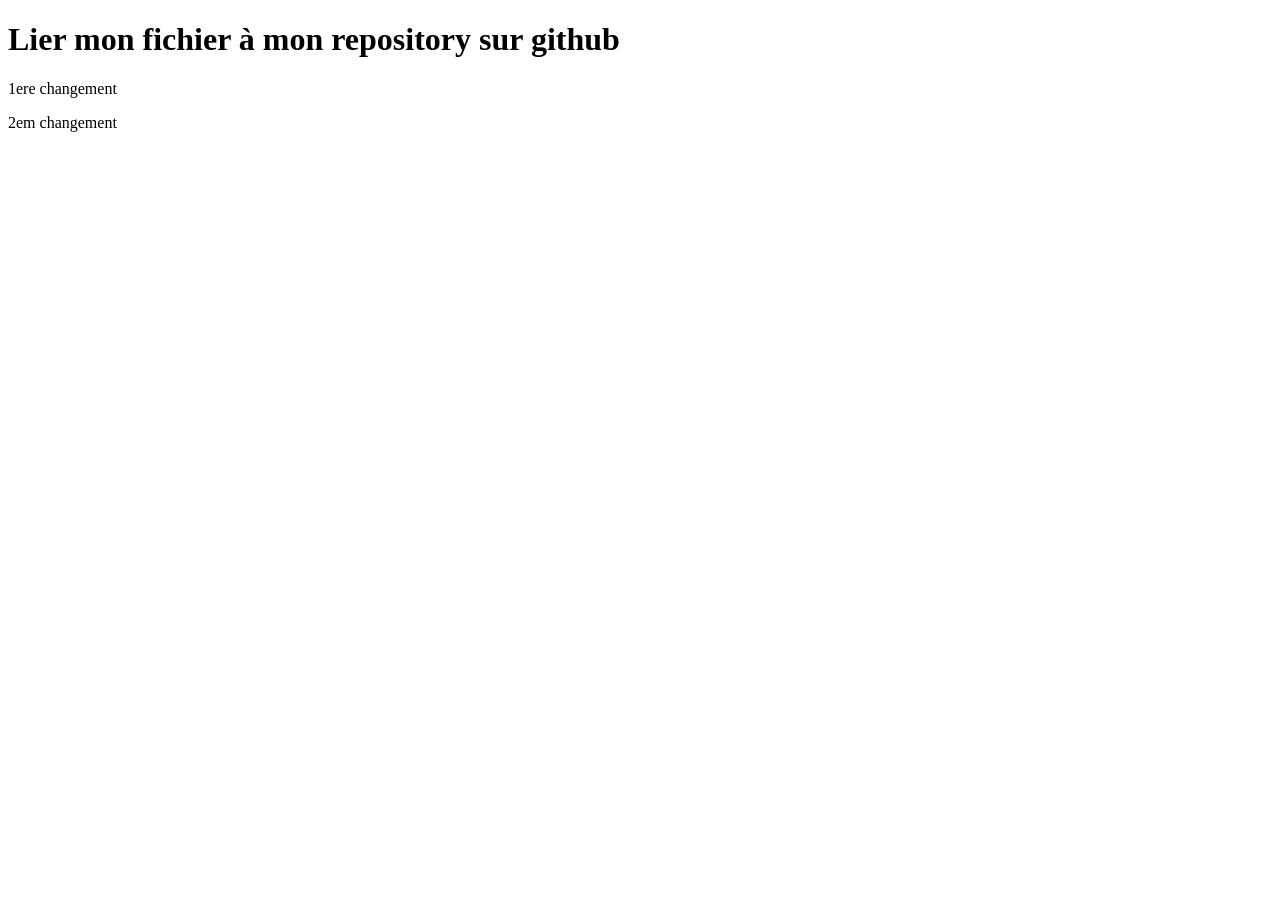
<file: index.html>
<!DOCTYPE html>
<html lang="en">
<head>
    <meta charset="UTF-8">
    <meta name="viewport" content="width=<device-width>, initial-scale=1.0">
    <title>Document</title>
</head>
<body>
    <h1>Lier mon fichier à mon repository sur github</h1>
    <p>1ere changement</p>
    <p>2em changement</p>
</body>
</html>
</file>
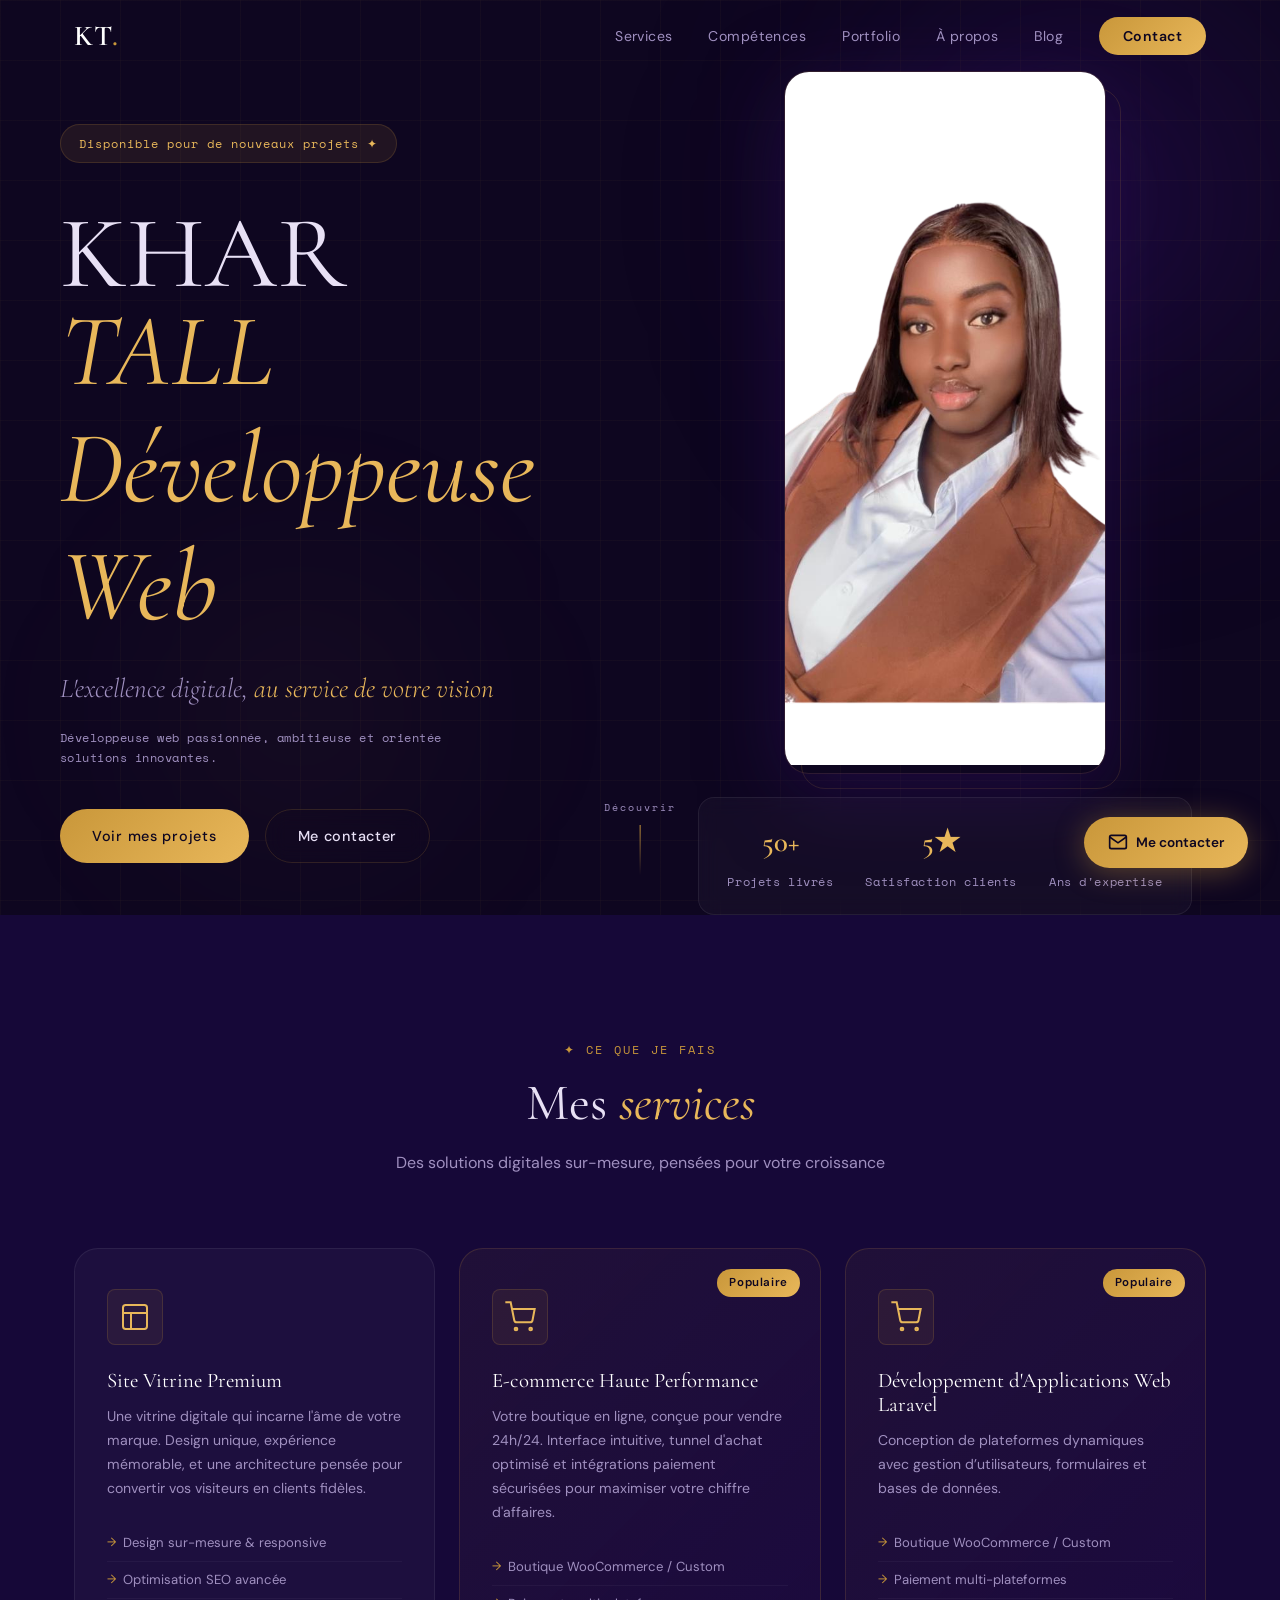
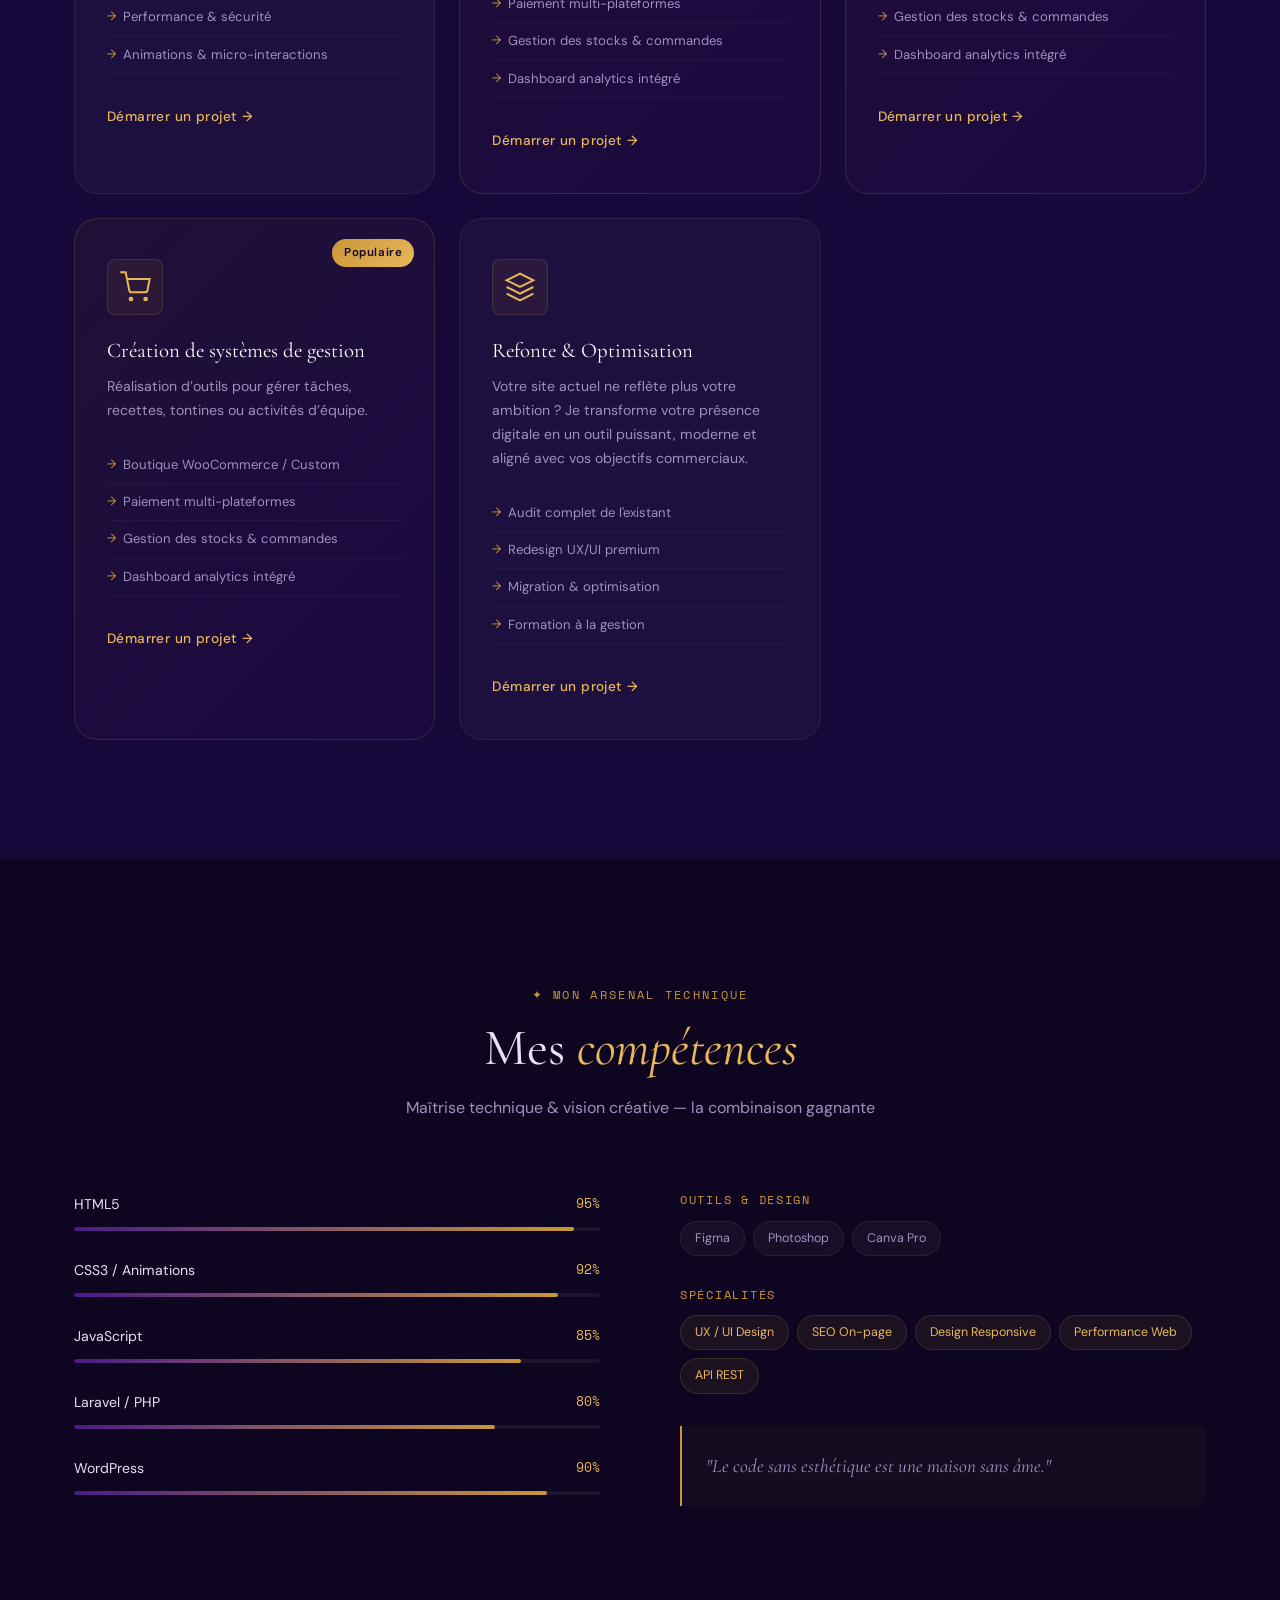
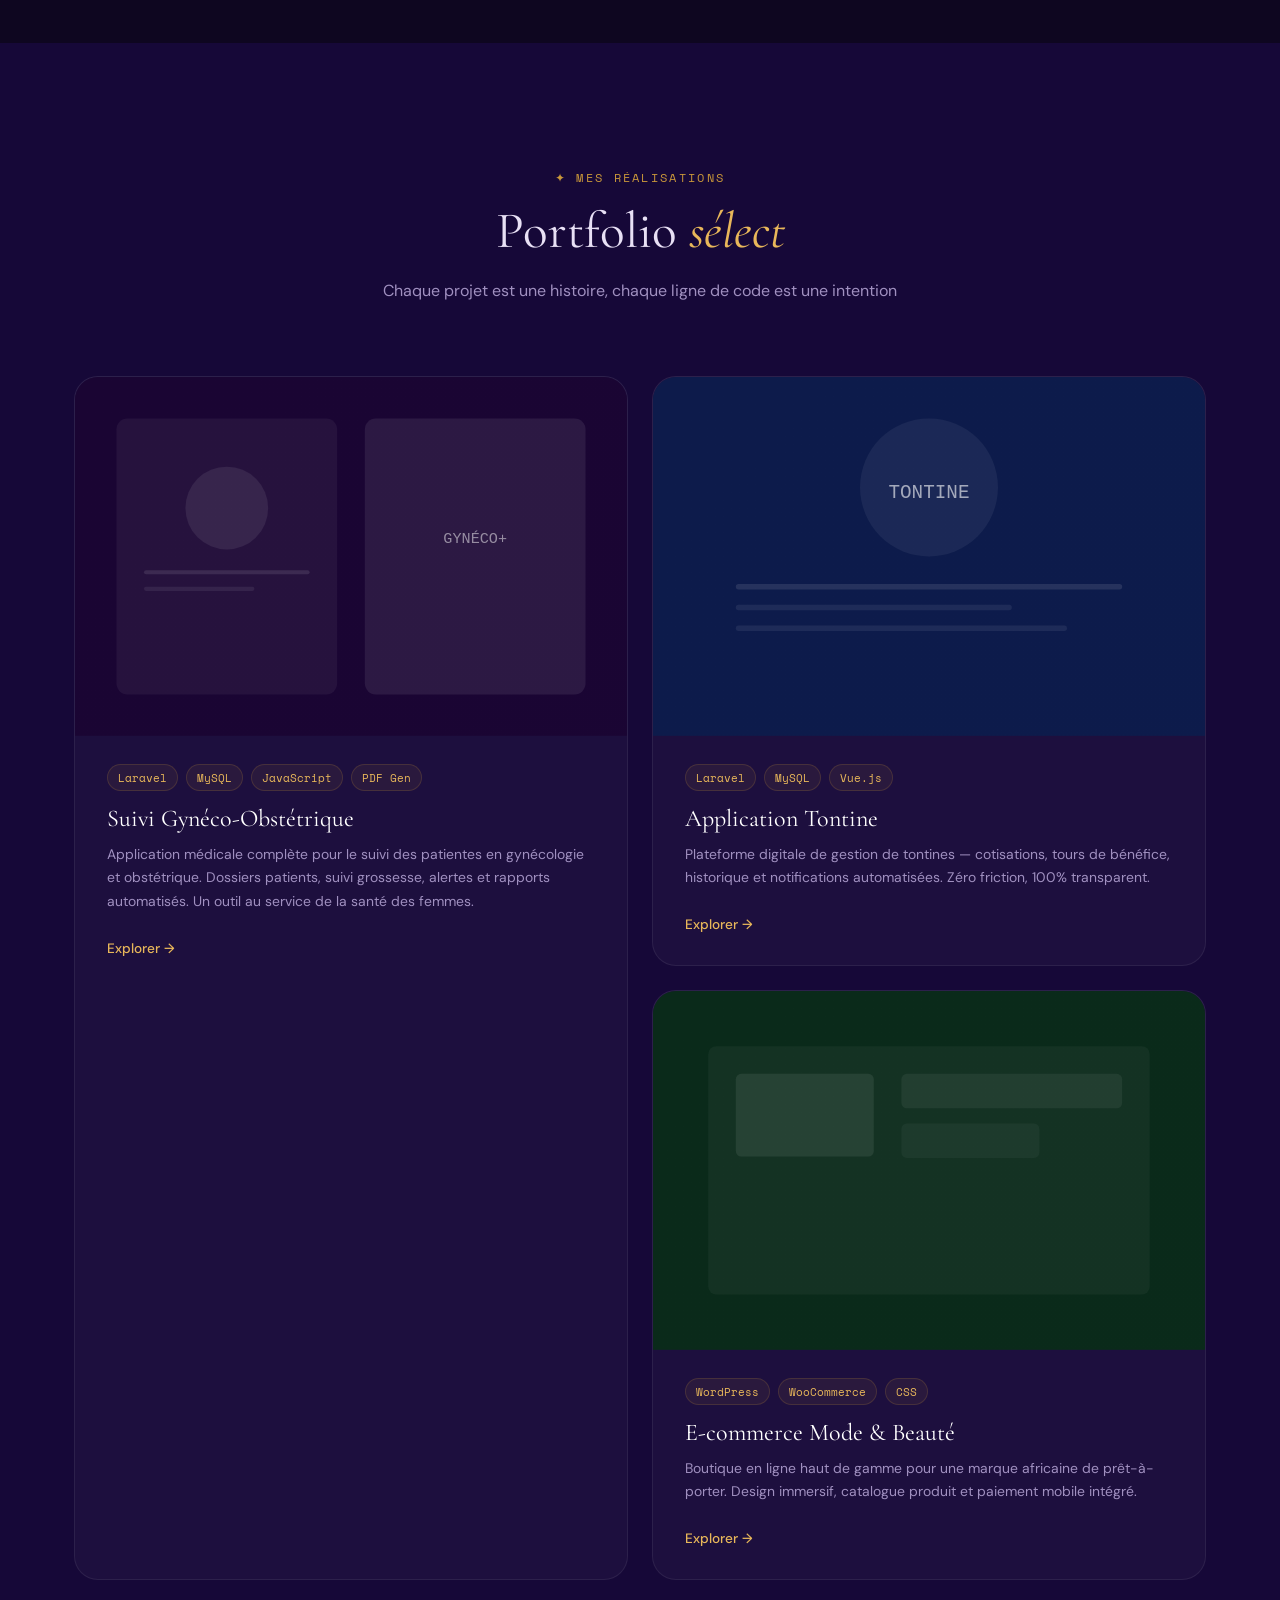
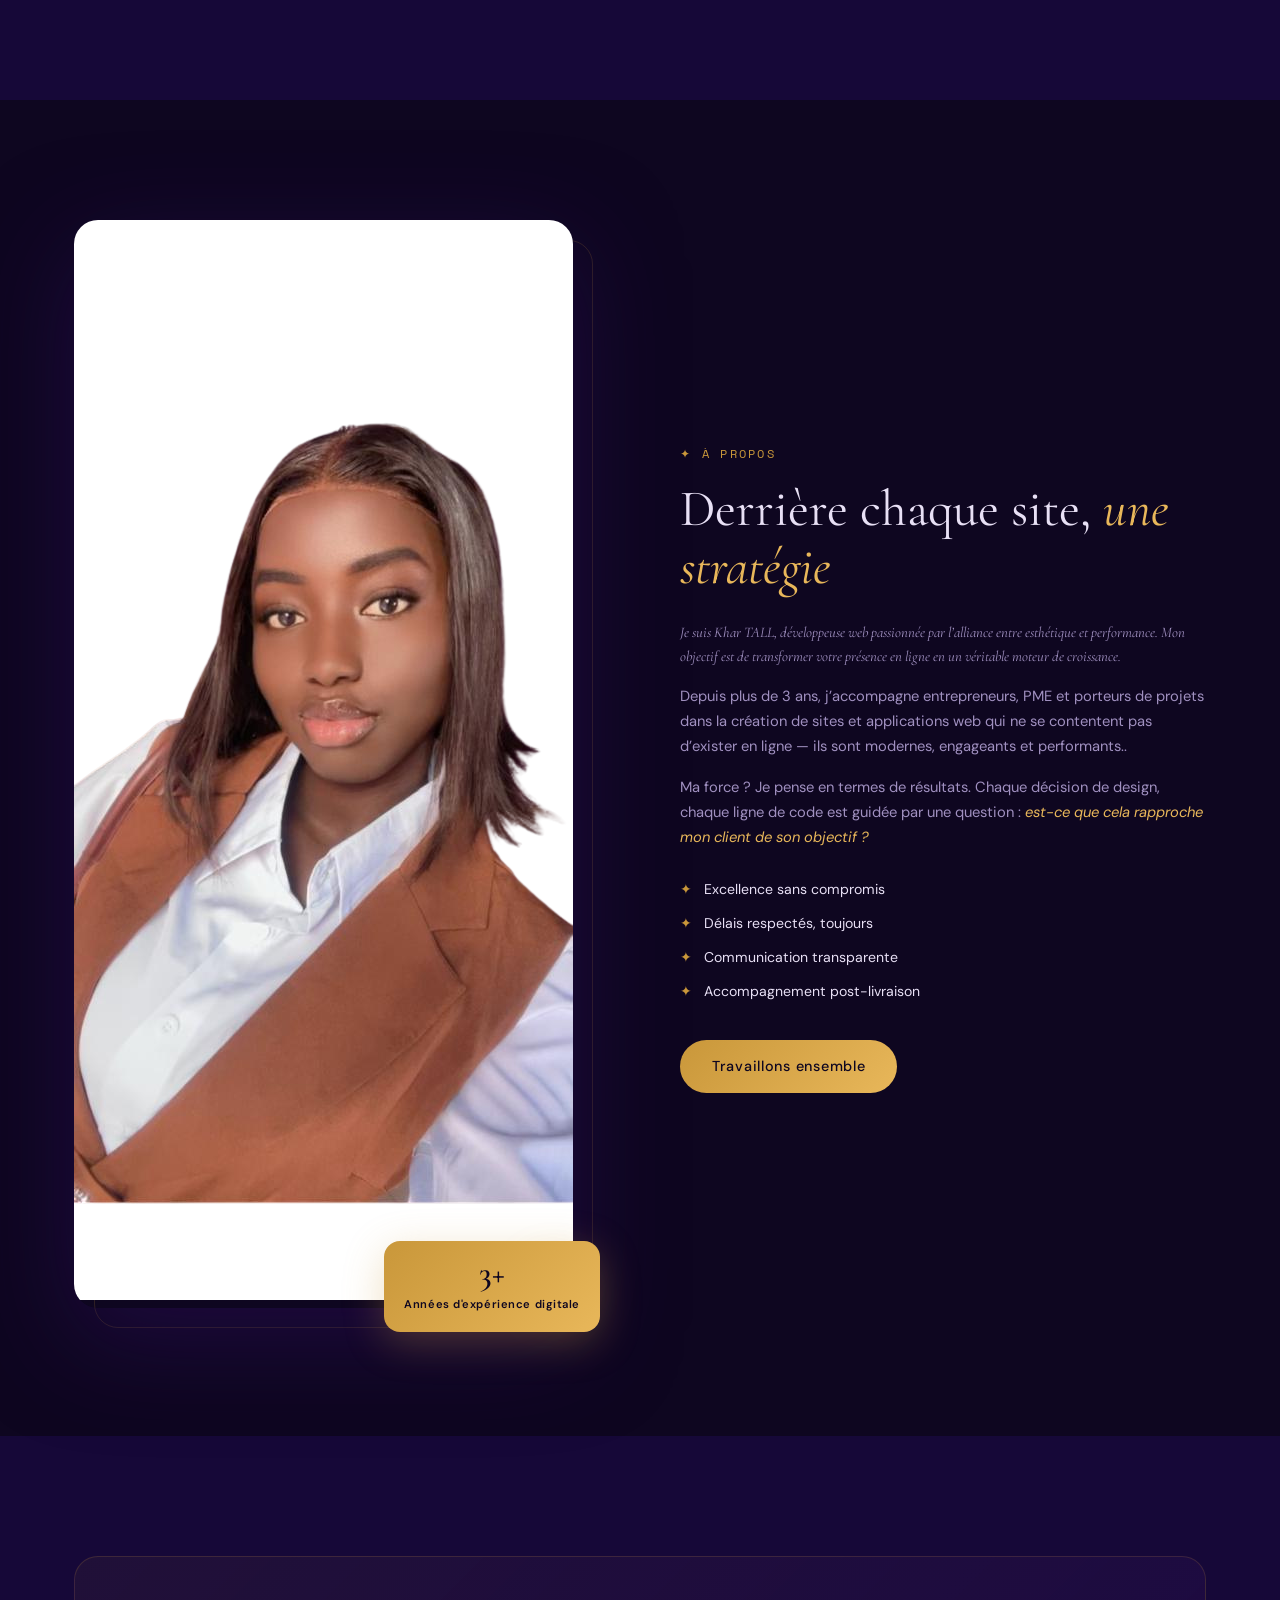
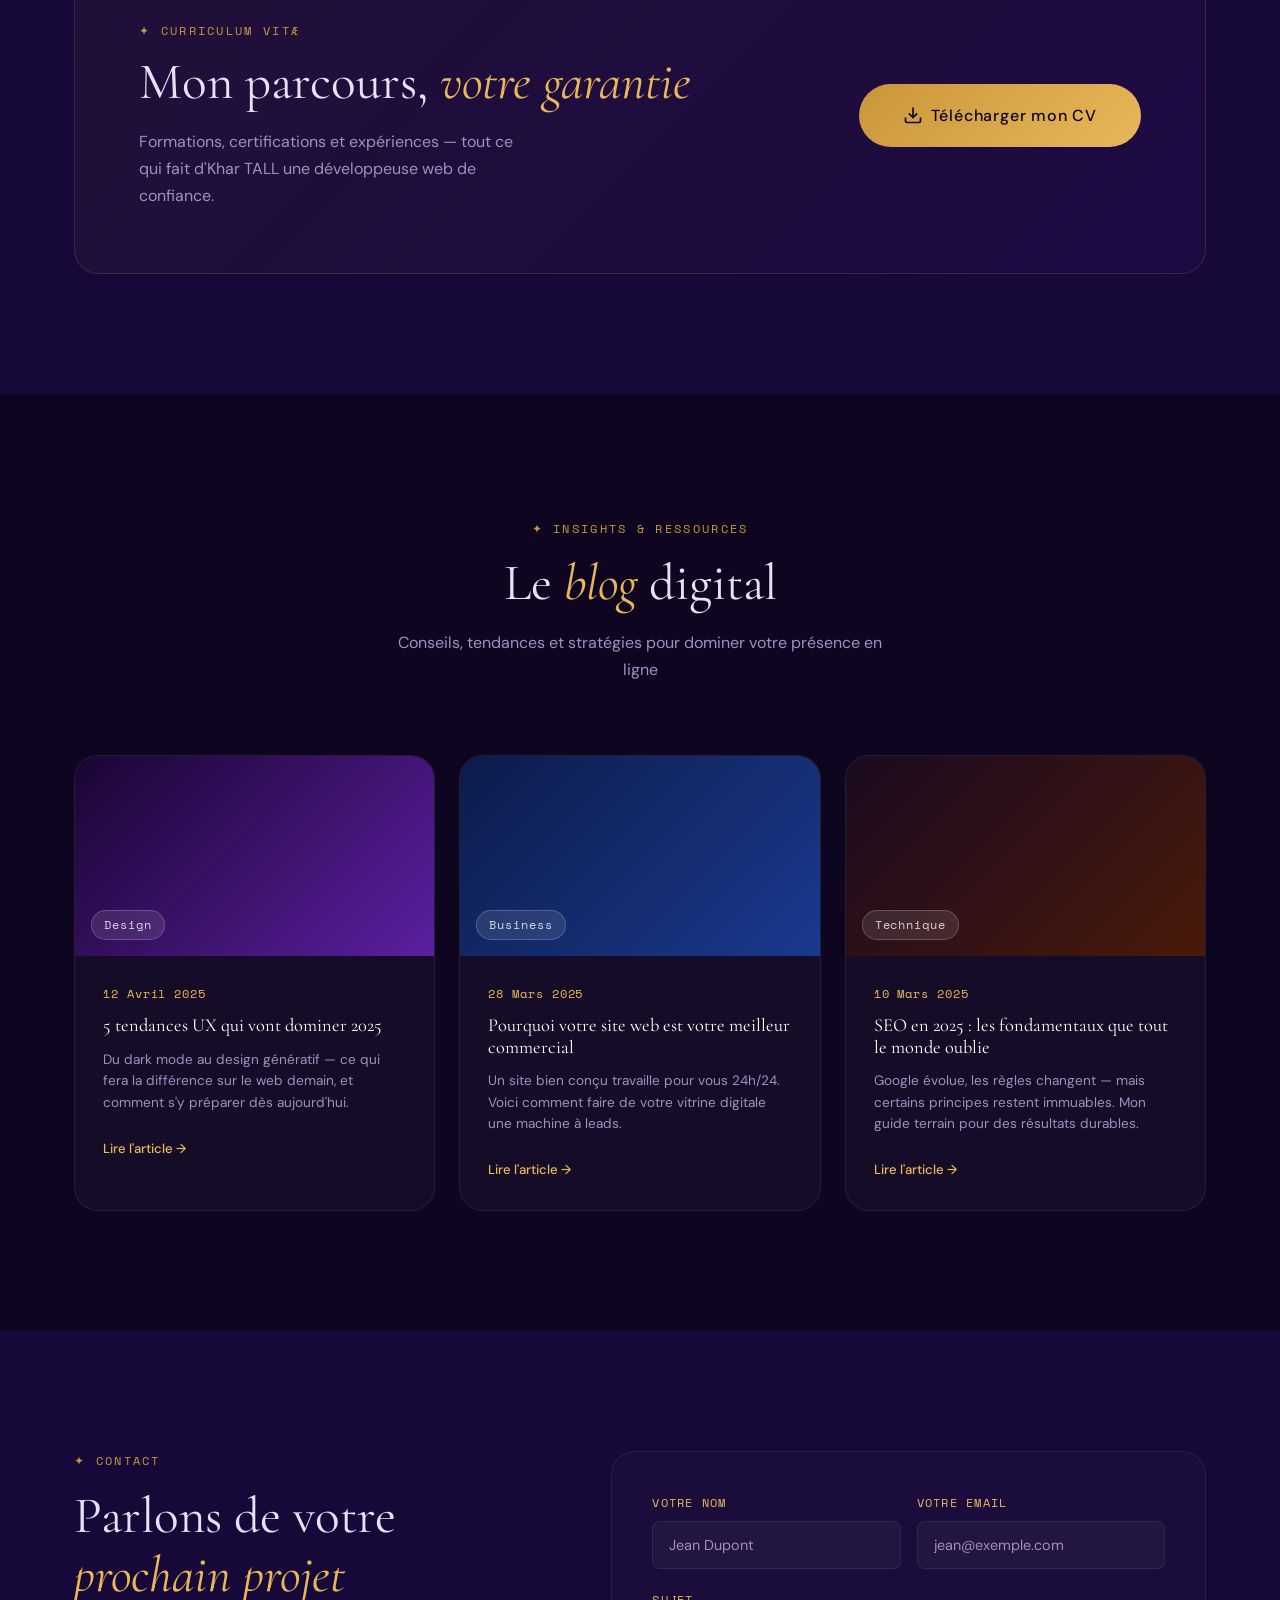
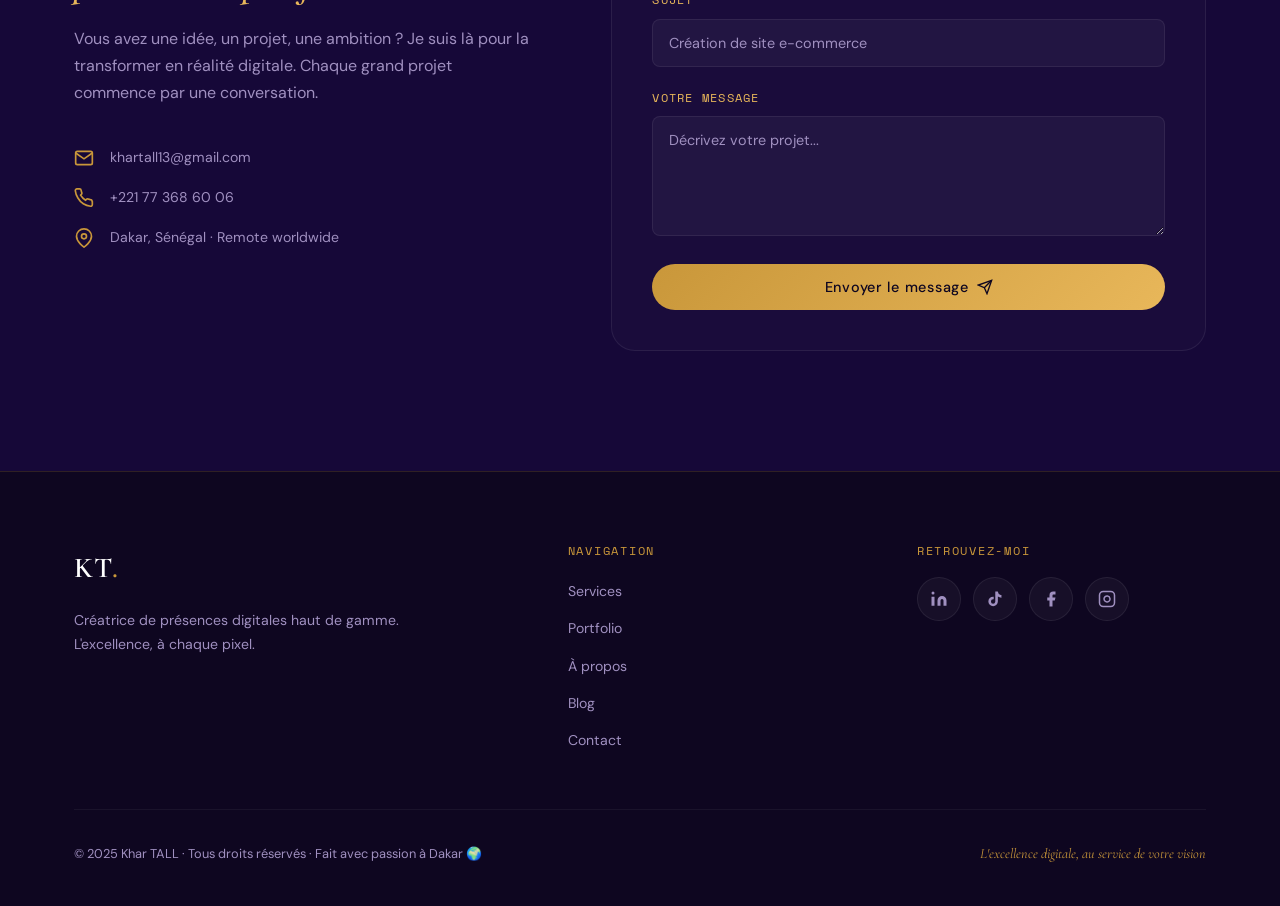
<file: Portfolio/index.html>
<!DOCTYPE html>
<html lang="fr">
<head>
  <meta charset="UTF-8" />
  <meta name="viewport" content="width=device-width, initial-scale=1.0" />
  <title>Khar TALL  — Développeuse Web </title>
  <link rel="preconnect" href="https://fonts.googleapis.com" />
  <link rel="preconnect" href="https://fonts.gstatic.com" crossorigin />
  <link href="https://fonts.googleapis.com/css2?family=Cormorant+Garamond:ital,wght@0,300;0,400;0,600;1,300;1,400&family=DM+Sans:wght@300;400;500&family=Space+Mono&display=swap" rel="stylesheet" />
  <link rel="stylesheet" href="portfolio.css" />
</head>
<body>

  <!-- ===== LOADER ===== -->
  <div id="loader">
    <div class="loader-inner">
      <span class="loader-name">KT</span>
      <div class="loader-bar"><div class="loader-progress"></div></div>
    </div>
  </div>

  <!-- ===== FLOATING CONTACT BTN ===== -->
  <a href="#contact" class="float-cta" aria-label="Me contacter">
    <svg width="20" height="20" viewBox="0 0 24 24" fill="none" stroke="currentColor" stroke-width="2"><path d="M4 4h16c1.1 0 2 .9 2 2v12c0 1.1-.9 2-2 2H4c-1.1 0-2-.9-2-2V6c0-1.1.9-2 2-2z"/><polyline points="22,6 12,13 2,6"/></svg>
    <span>Me contacter</span>
  </a>

  <!-- ===== NAV ===== -->
  <nav id="navbar">
    <div class="nav-inner">
      <a class="logo" href="#">KT<span class="logo-dot">.</span></a>
      <ul class="nav-links">
        <li><a href="#services">Services</a></li>
        <li><a href="#skills">Compétences</a></li>
        <li><a href="#portfolio">Portfolio</a></li>
        <li><a href="#about">À propos</a></li>
        <li><a href="#blog">Blog</a></li>
        <li><a href="#contact" class="nav-cta">Contact</a></li>
      </ul>
      <button class="burger" id="burgerBtn" aria-label="Menu">
        <span></span><span></span><span></span>
      </button>
    </div>
    <div class="mobile-menu" id="mobileMenu">
      <ul>
        <li><a href="#services">Services</a></li>
        <li><a href="#skills">Compétences</a></li>
        <li><a href="#portfolio">Portfolio</a></li>
        <li><a href="#about">À propos</a></li>
        <li><a href="#blog">Blog</a></li>
        <li><a href="#contact">Contact</a></li>
      </ul>
    </div>
  </nav>

  <!-- ===== HERO ===== -->
  <section id="hero">
    <div class="hero-bg">
      <div class="orb orb-1"></div>
      <div class="orb orb-2"></div>
      <div class="grid-overlay"></div>
    </div>
    <div class="hero-content">
      <div class="hero-badge reveal">Disponible pour de nouveaux projets ✦</div>
      <h1 class="hero-title reveal">
        <span class="line-1">KHAR</span>
        <span class="line-2"><em>TALL</em></span>
        <span class="line-3"><em>Développeuse Web</em></span>
      </h1>
      <p class="hero-slogan reveal">L'excellence digitale, <span class="gold">au service de votre vision</span></p>
      <p class="hero-sub reveal">Développeuse web passionnée, ambitieuse et orientée solutions innovantes. </p>
      <div class="hero-btns reveal">
        <a href="#portfolio" class="btn btn-primary">Voir mes projets</a>
        <a href="#contact" class="btn btn-outline">Me contacter</a>
      </div>
    </div>
    <div class="hero-photo reveal">
      <div class="photo-frame">
        <div class="photo-placeholder">
           <img src="ma-photo.png" alt="Ma photo de profil" width="100%" height="100%"/>
         <!-- <svg viewBox="0 0 200 240" fill="none" xmlns="http://www.w3.org/2000/svg">
            <rect width="200" height="240" rx="12" fill="url(#photoGrad)"/>
            <circle cx="100" cy="90" r="42" fill="rgba(255,255,255,0.15)"/>
            <ellipse cx="100" cy="195" rx="65" ry="45" fill="rgba(255,255,255,0.08)"/>
            <defs>
              <linearGradient id="photoGrad" x1="0" y1="0" x2="200" y2="240" gradientUnits="userSpaceOnUse">
                <stop stop-color="#1a0533"/>
                <stop offset="1" stop-color="#2d0a5e"/>
              </linearGradient>
            </defs>
          </svg>-->
          <div class="photo-label"></div>
        </div>
        <div class="photo-deco"></div>
      </div>
      <div class="hero-stats">
        <div class="stat"><span class="stat-num">50+</span><span class="stat-label">Projets livrés</span></div>
        <div class="stat"><span class="stat-num">5★</span><span class="stat-label">Satisfaction clients</span></div>
        <div class="stat"><span class="stat-num">3+</span><span class="stat-label">Ans d'expertise</span></div>
      </div>
    </div>
    <div class="scroll-hint">
      <span>Découvrir</span>
      <div class="scroll-arrow"></div>
    </div>
  </section>

  <!-- ===== SERVICES ===== -->
  <section id="services">
    <div class="container">
      <div class="section-header reveal">
        <span class="section-tag">✦ Ce que je fais</span>
        <h2>Mes <em>services</em></h2>
        <p>Des solutions digitales sur-mesure, pensées pour votre croissance</p>
      </div>
      <div class="services-grid">

        <div class="service-card reveal">
          <div class="service-icon">
            <svg width="32" height="32" viewBox="0 0 24 24" fill="none" stroke="currentColor" stroke-width="1.5"><rect x="3" y="3" width="18" height="18" rx="2"/><path d="M3 9h18M9 21V9"/></svg>
          </div>
          <h3>Site Vitrine Premium</h3>
          <p>Une vitrine digitale qui incarne l'âme de votre marque. Design unique, expérience mémorable, et une architecture pensée pour convertir vos visiteurs en clients fidèles.</p>
          <ul class="service-features">
            <li>Design sur-mesure & responsive</li>
            <li>Optimisation SEO avancée</li>
            <li>Performance & sécurité</li>
            <li>Animations & micro-interactions</li>
          </ul>
          <a href="#contact" class="service-link">Démarrer un projet →</a>
        </div>

        <div class="service-card reveal featured">
          <div class="service-badge">Populaire</div>
          <div class="service-icon">
            <svg width="32" height="32" viewBox="0 0 24 24" fill="none" stroke="currentColor" stroke-width="1.5"><circle cx="9" cy="21" r="1"/><circle cx="20" cy="21" r="1"/><path d="M1 1h4l2.68 13.39a2 2 0 0 0 2 1.61h9.72a2 2 0 0 0 2-1.61L23 6H6"/></svg>
          </div>
          <h3>E-commerce Haute Performance</h3>
          <p>Votre boutique en ligne, conçue pour vendre 24h/24. Interface intuitive, tunnel d'achat optimisé et intégrations paiement sécurisées pour maximiser votre chiffre d'affaires.</p>
          <ul class="service-features">
            <li>Boutique WooCommerce / Custom</li>
            <li>Paiement multi-plateformes</li>
            <li>Gestion des stocks & commandes</li>
            <li>Dashboard analytics intégré</li>
          </ul>
          <a href="#contact" class="service-link">Démarrer un projet →</a>
        </div>

        <div class="service-card reveal featured">
          <div class="service-badge">Populaire</div>
          <div class="service-icon">
            <svg width="32" height="32" viewBox="0 0 24 24" fill="none" stroke="currentColor" stroke-width="1.5"><circle cx="9" cy="21" r="1"/><circle cx="20" cy="21" r="1"/><path d="M1 1h4l2.68 13.39a2 2 0 0 0 2 1.61h9.72a2 2 0 0 0 2-1.61L23 6H6"/></svg>
          </div>
          <h3>Développement d'Applications Web Laravel</h3>
          <p>Conception de plateformes dynamiques avec gestion d’utilisateurs, formulaires et bases de données.</p>
          <ul class="service-features">
            <li>Boutique WooCommerce / Custom</li>
            <li>Paiement multi-plateformes</li>
            <li>Gestion des stocks & commandes</li>
            <li>Dashboard analytics intégré</li>
          </ul>
          <a href="#contact" class="service-link">Démarrer un projet →</a>
        </div>

        <div class="service-card reveal featured">
          <div class="service-badge">Populaire</div>
          <div class="service-icon">
            <svg width="32" height="32" viewBox="0 0 24 24" fill="none" stroke="currentColor" stroke-width="1.5"><circle cx="9" cy="21" r="1"/><circle cx="20" cy="21" r="1"/><path d="M1 1h4l2.68 13.39a2 2 0 0 0 2 1.61h9.72a2 2 0 0 0 2-1.61L23 6H6"/></svg>
          </div>
          <h3>Création de systèmes de gestion</h3>
          <p>Réalisation d’outils pour gérer tâches, recettes, tontines ou activités d’équipe.</p>
          <ul class="service-features">
            <li>Boutique WooCommerce / Custom</li>
            <li>Paiement multi-plateformes</li>
            <li>Gestion des stocks & commandes</li>
            <li>Dashboard analytics intégré</li>
          </ul>
          <a href="#contact" class="service-link">Démarrer un projet →</a>
        </div>

        <div class="service-card reveal">
          <div class="service-icon">
            <svg width="32" height="32" viewBox="0 0 24 24" fill="none" stroke="currentColor" stroke-width="1.5"><path d="M12 2L2 7l10 5 10-5-10-5zM2 17l10 5 10-5M2 12l10 5 10-5"/></svg>
          </div>
          <h3>Refonte & Optimisation</h3>
          <p>Votre site actuel ne reflète plus votre ambition ? Je transforme votre présence digitale en un outil puissant, moderne et aligné avec vos objectifs commerciaux.</p>
          <ul class="service-features">
            <li>Audit complet de l'existant</li>
            <li>Redesign UX/UI premium</li>
            <li>Migration & optimisation</li>
            <li>Formation à la gestion</li>
          </ul>
          <a href="#contact" class="service-link">Démarrer un projet →</a>
        </div>

      </div>
    </div>
  </section>

  <!-- ===== SKILLS ===== -->
  <section id="skills">
    <div class="container">
      <div class="section-header reveal">
        <span class="section-tag">✦ Mon arsenal technique</span>
        <h2>Mes <em>compétences</em></h2>
        <p>Maîtrise technique & vision créative — la combinaison gagnante</p>
      </div>
      <div class="skills-layout">
        <div class="skills-bars reveal">
          <div class="skill-item">
            <div class="skill-top"><span>HTML5</span><span class="skill-pct">95%</span></div>
            <div class="skill-bar"><div class="skill-fill" data-pct="95"></div></div>
          </div>
          <div class="skill-item">
            <div class="skill-top"><span>CSS3 / Animations</span><span class="skill-pct">92%</span></div>
            <div class="skill-bar"><div class="skill-fill" data-pct="92"></div></div>
          </div>
          <div class="skill-item">
            <div class="skill-top"><span>JavaScript</span><span class="skill-pct">85%</span></div>
            <div class="skill-bar"><div class="skill-fill" data-pct="85"></div></div>
          </div>
          <div class="skill-item">
            <div class="skill-top"><span>Laravel / PHP</span><span class="skill-pct">80%</span></div>
            <div class="skill-bar"><div class="skill-fill" data-pct="80"></div></div>
          </div>
          <div class="skill-item">
            <div class="skill-top"><span>WordPress</span><span class="skill-pct">90%</span></div>
            <div class="skill-bar"><div class="skill-fill" data-pct="90"></div></div>
          </div>
        </div>
        <div class="skills-badges reveal">
          <div class="badge-group">
            <h4>Outils & Design</h4>
            <div class="badges">
              <span class="badge">Figma</span>
              <span class="badge">Photoshop</span>
              <span class="badge">Canva Pro</span>
            </div>
          </div>
          <div class="badge-group">
            <h4>Spécialités</h4>
            <div class="badges">
              <span class="badge gold-badge">UX / UI Design</span>
              <span class="badge gold-badge">SEO On-page</span>
              <span class="badge gold-badge">Design Responsive</span>
              <span class="badge gold-badge">Performance Web</span>
              <span class="badge gold-badge">API REST</span>
            </div>
          </div>
          <div class="skills-quote">
            <blockquote>"Le code sans esthétique est une maison sans âme."</blockquote>
          </div>
        </div>
      </div>
    </div>
  </section>

  <!-- ===== PORTFOLIO ===== -->
  <section id="portfolio">
    <div class="container">
      <div class="section-header reveal">
        <span class="section-tag">✦ Mes réalisations</span>
        <h2>Portfolio <em>sélect</em></h2>
        <p>Chaque projet est une histoire, chaque ligne de code est une intention</p>
      </div>
      <div class="portfolio-grid">

        <div class="project-card reveal">
          <div class="project-img">
            <div class="project-placeholder p1">
              <svg viewBox="0 0 400 260" fill="none" xmlns="http://www.w3.org/2000/svg">
                <rect width="400" height="260" fill="url(#pg1)"/>
                <circle cx="200" cy="80" r="50" fill="rgba(255,255,255,0.06)"/>
                <rect x="60" y="150" width="280" height="4" rx="2" fill="rgba(255,255,255,0.1)"/>
                <rect x="60" y="165" width="200" height="4" rx="2" fill="rgba(255,255,255,0.07)"/>
                <rect x="60" y="180" width="240" height="4" rx="2" fill="rgba(255,255,255,0.07)"/>
                <text x="200" y="88" text-anchor="middle" fill="rgba(255,255,255,0.6)" font-size="14" font-family="monospace">TONTINE</text>
                <defs><linearGradient id="pg1" x1="0" y1="0" x2="400" y2="260"><stop stop-color="#0d1b4b"/><stop offset="1" stop-color="#1a3a8f"/></linearGradient></defs>
              </svg>
            </div>
            <div class="project-overlay">
              <a href="#" class="btn btn-outline-sm">Voir le projet →</a>
            </div>
          </div>
          <div class="project-info">
            <div class="project-tags">
              <span>Laravel</span><span>MySQL</span><span>Vue.js</span>
            </div>
            <h3>Application Tontine</h3>
            <p>Plateforme digitale de gestion de tontines — cotisations, tours de bénéfice, historique et notifications automatisées. Zéro friction, 100% transparent.</p>
            <a href="#" class="project-more">Explorer →</a>
          </div>
        </div>

        <div class="project-card reveal large">
          <div class="project-img">
            <div class="project-placeholder p2">
              <svg viewBox="0 0 400 260" fill="none" xmlns="http://www.w3.org/2000/svg">
                <rect width="400" height="260" fill="url(#pg2)"/>
                <rect x="30" y="30" width="160" height="200" rx="8" fill="rgba(255,255,255,0.05)"/>
                <circle cx="110" cy="95" r="30" fill="rgba(255,255,255,0.08)"/>
                <rect x="50" y="140" width="120" height="3" rx="1.5" fill="rgba(255,255,255,0.1)"/>
                <rect x="50" y="152" width="80" height="3" rx="1.5" fill="rgba(255,255,255,0.07)"/>
                <rect x="210" y="30" width="160" height="200" rx="8" fill="rgba(255,255,255,0.08)"/>
                <text x="290" y="120" text-anchor="middle" fill="rgba(255,255,255,0.5)" font-size="11" font-family="monospace">GYNÉCO+</text>
                <defs><linearGradient id="pg2" x1="0" y1="0" x2="400" y2="260"><stop stop-color="#1a0533"/><stop offset="1" stop-color="#5b0f8e"/></linearGradient></defs>
              </svg>
            </div>
            <div class="project-overlay">
              <a href="#" class="btn btn-outline-sm">Voir le projet →</a>
            </div>
          </div>
          <div class="project-info">
            <div class="project-tags">
              <span>Laravel</span><span>MySQL</span><span>JavaScript</span><span>PDF Gen</span>
            </div>
            <h3>Suivi Gynéco-Obstétrique</h3>
            <p>Application médicale complète pour le suivi des patientes en gynécologie et obstétrique. Dossiers patients, suivi grossesse, alertes et rapports automatisés. Un outil au service de la santé des femmes.</p>
            <a href="#" class="project-more">Explorer →</a>
          </div>
        </div>

        <div class="project-card reveal">
          <div class="project-img">
            <div class="project-placeholder p3">
              <svg viewBox="0 0 400 260" fill="none" xmlns="http://www.w3.org/2000/svg">
                <rect width="400" height="260" fill="url(#pg3)"/>
                <rect x="40" y="40" width="320" height="180" rx="6" fill="rgba(255,255,255,0.04)"/>
                <rect x="60" y="60" width="100" height="60" rx="4" fill="rgba(255,255,255,0.08)"/>
                <rect x="180" y="60" width="160" height="25" rx="4" fill="rgba(255,255,255,0.06)"/>
                <rect x="180" y="96" width="100" height="25" rx="4" fill="rgba(255,255,255,0.04)"/>
                <defs><linearGradient id="pg3" x1="0" y1="0" x2="400" y2="260"><stop stop-color="#0a2a1a"/><stop offset="1" stop-color="#1a5c3a"/></linearGradient></defs>
              </svg>
            </div>
            <div class="project-overlay">
              <a href="#" class="btn btn-outline-sm">Voir le projet →</a>
            </div>
          </div>
          <div class="project-info">
            <div class="project-tags">
              <span>WordPress</span><span>WooCommerce</span><span>CSS</span>
            </div>
            <h3>E-commerce Mode & Beauté</h3>
            <p>Boutique en ligne haut de gamme pour une marque africaine de prêt-à-porter. Design immersif, catalogue produit et paiement mobile intégré.</p>
            <a href="#" class="project-more">Explorer →</a>
          </div>
        </div>

      </div>
    </div>
  </section>

  <!-- ===== ABOUT ===== -->
  <section id="about">
    <div class="container">
      <div class="about-layout">
        <div class="about-visual reveal">
          <div class="about-img-wrap">
            <div class="about-placeholder">
              <img src="ma-photo.png" alt="Ma photo de profil" width="100%" height="100%"/>
              <!--<svg viewBox="0 0 320 400" fill="none" xmlns="http://www.w3.org/2000/svg">
                <rect width="320" height="400" rx="16" fill="url(#aboutGrad)"/>
                <circle cx="160" cy="155" r="70" fill="rgba(255,255,255,0.08)"/>
                <ellipse cx="160" cy="330" rx="110" ry="80" fill="rgba(255,255,255,0.05)"/>
                <text x="160" y="165" text-anchor="middle" fill="rgba(255,255,255,0.3)" font-size="13" font-family="serif" font-style="italic">Votre Photo</text>
                <defs><linearGradient id="aboutGrad" x1="0" y1="0" x2="320" y2="400"><stop stop-color="#120330"/><stop offset="1" stop-color="#2a0e5c"/></linearGradient></defs>
              </svg>-->
            </div>
            <div class="about-deco-1"></div>
            <div class="about-deco-2"></div>
          </div>
          <div class="about-exp-badge">
            <span class="exp-num">3+</span>
            <span class="exp-text">Années d'expérience digitale</span>
          </div>
        </div>
        <div class="about-text reveal">
          <span class="section-tag">✦ À propos</span>
          <h2>Derrière chaque site, <em>une stratégie</em></h2>
          <p class="about-lead">Je suis Khar TALL, développeuse web passionnée par l’alliance entre esthétique et performance. Mon objectif est de transformer votre présence en ligne en un véritable moteur de croissance.</p>

<p>Depuis plus de 3 ans, j’accompagne entrepreneurs, PME et porteurs de projets dans la création de sites et applications web qui ne se contentent pas d’exister en ligne — ils sont modernes, engageants et performants.</strong>.</p>
          <p>Ma force ? Je pense en termes de résultats. Chaque décision de design, chaque ligne de code est guidée par une question : <em>est-ce que cela rapproche mon client de son objectif ?</em></p>
          <div class="about-values">
            <div class="value"><span>✦</span> Excellence sans compromis</div>
            <div class="value"><span>✦</span> Délais respectés, toujours</div>
            <div class="value"><span>✦</span> Communication transparente</div>
            <div class="value"><span>✦</span> Accompagnement post-livraison</div>
          </div>
          <a href="#contact" class="btn btn-primary">Travaillons ensemble</a>
        </div>
      </div>
    </div>
  </section>

  <!-- ===== CV ===== -->
  <section id="cv">
    <div class="container">
      <div class="cv-block reveal">
        <div class="cv-left">
          <span class="section-tag">✦ Curriculum Vitæ</span>
          <h2>Mon parcours, <em>votre garantie</em></h2>
          <p>Formations, certifications et expériences — tout ce qui fait d'Khar TALL une développeuse web de confiance.</p>
        </div>
        <div class="cv-right">
          <a href="KHAR_TALL_CV.zip" class="btn btn-primary btn-large" download>
            <svg width="20" height="20" viewBox="0 0 24 24" fill="none" stroke="currentColor" stroke-width="2"><path d="M21 15v4a2 2 0 0 1-2 2H5a2 2 0 0 1-2-2v-4"/><polyline points="7 10 12 15 17 10"/><line x1="12" y1="15" x2="12" y2="3"/></svg>
            Télécharger mon CV
          </a>
        </div>
      </div>
    </div>
  </section>

  <!-- ===== BLOG ===== -->
  <section id="blog">
    <div class="container">
      <div class="section-header reveal">
        <span class="section-tag">✦ Insights & Ressources</span>
        <h2>Le <em>blog</em> digital</h2>
        <p>Conseils, tendances et stratégies pour dominer votre présence en ligne</p>
      </div>
      <div class="blog-grid">

        <article class="blog-card reveal">
          <div class="blog-img blog-img-1">
            <span class="blog-cat">Design</span>
          </div>
          <div class="blog-body">
            <span class="blog-date">12 Avril 2025</span>
            <h3>5 tendances UX qui vont dominer 2025</h3>
            <p>Du dark mode au design génératif — ce qui fera la différence sur le web demain, et comment s'y préparer dès aujourd'hui.</p>
            <a href="#" class="blog-link">Lire l'article →</a>
          </div>
        </article>

        <article class="blog-card reveal">
          <div class="blog-img blog-img-2">
            <span class="blog-cat">Business</span>
          </div>
          <div class="blog-body">
            <span class="blog-date">28 Mars 2025</span>
            <h3>Pourquoi votre site web est votre meilleur commercial</h3>
            <p>Un site bien conçu travaille pour vous 24h/24. Voici comment faire de votre vitrine digitale une machine à leads.</p>
            <a href="#" class="blog-link">Lire l'article →</a>
          </div>
        </article>

        <article class="blog-card reveal">
          <div class="blog-img blog-img-3">
            <span class="blog-cat">Technique</span>
          </div>
          <div class="blog-body">
            <span class="blog-date">10 Mars 2025</span>
            <h3>SEO en 2025 : les fondamentaux que tout le monde oublie</h3>
            <p>Google évolue, les règles changent — mais certains principes restent immuables. Mon guide terrain pour des résultats durables.</p>
            <a href="#" class="blog-link">Lire l'article →</a>
          </div>
        </article>

      </div>
    </div>
  </section>

  <!-- ===== CONTACT ===== -->
  <section id="contact">
    <div class="container">
      <div class="contact-layout">
        <div class="contact-left reveal">
          <span class="section-tag">✦ Contact</span>
          <h2>Parlons de votre <em>prochain projet</em></h2>
          <p>Vous avez une idée, un projet, une ambition ? Je suis là pour la transformer en réalité digitale. Chaque grand projet commence par une conversation.</p>
          <div class="contact-infos">
            <div class="contact-info-item">
              <svg width="20" height="20" viewBox="0 0 24 24" fill="none" stroke="currentColor" stroke-width="2"><path d="M4 4h16c1.1 0 2 .9 2 2v12c0 1.1-.9 2-2 2H4c-1.1 0-2-.9-2-2V6c0-1.1.9-2 2-2z"/><polyline points="22,6 12,13 2,6"/></svg>
              <span>khartall13@gmail.com</span>
            </div>
            <div class="contact-info-item">
              <svg width="20" height="20" viewBox="0 0 24 24" fill="none" stroke="currentColor" stroke-width="2"><path d="M22 16.92v3a2 2 0 0 1-2.18 2 19.79 19.79 0 0 1-8.63-3.07A19.5 19.5 0 0 1 4.69 12 19.79 19.79 0 0 1 1.62 3.36 2 2 0 0 1 3.6 1h3a2 2 0 0 1 2 1.72c.127.96.361 1.903.7 2.81a2 2 0 0 1-.45 2.11L7.91 8.6a16 16 0 0 0 6 6l.96-.96a2 2 0 0 1 2.11-.45c.907.339 1.85.573 2.81.7A2 2 0 0 1 21.72 16l.2.92z"/></svg>
              <span>+221 77 368 60 06</span>
            </div>
            <div class="contact-info-item">
              <svg width="20" height="20" viewBox="0 0 24 24" fill="none" stroke="currentColor" stroke-width="2"><path d="M21 10c0 7-9 13-9 13s-9-6-9-13a9 9 0 0 1 18 0z"/><circle cx="12" cy="10" r="3"/></svg>
              <span>Dakar, Sénégal · Remote worldwide</span>
            </div>
          </div>
        </div>
        <div class="contact-right reveal">
          <form class="contact-form" id="contactForm">
            <div class="form-row">
              <div class="form-group">
                <label>Votre nom</label>
                <input type="text" placeholder="Jean Dupont"  required />
              </div>
              <div class="form-group">
                <label>Votre email</label>
                <input type="email" placeholder="jean@exemple.com"  required />
              </div>
            </div>
            <div class="form-group">
              <label>Sujet</label>
              <input type="text" placeholder="Création de site e-commerce" />
            </div>
            <div class="form-group">
              <label>Votre message</label>
              <textarea rows="5" placeholder="Décrivez votre projet..."  required></textarea>
            </div>
            <button type="submit" class="btn btn-primary btn-full">
              Envoyer le message
              <svg width="16" height="16" viewBox="0 0 24 24" fill="none" stroke="currentColor" stroke-width="2"><line x1="22" y1="2" x2="11" y2="13"/><polygon points="22 2 15 22 11 13 2 9 22 2"/></svg>
            </button>
            <div class="form-success" id="formSuccess">
              ✅ Message envoyé ! Je vous réponds dans les 24h.
            </div>
          </form>
        </div>
      </div>
    </div>
  </section>

  <!-- ===== FOOTER ===== -->
  <footer id="footer">
    <div class="container">
      <div class="footer-top">
        <div class="footer-brand">
          <a class="logo" href="#">KT<span class="logo-dot">.</span></a>
          <p>Créatrice de présences digitales haut de gamme.<br/>L'excellence, à chaque pixel.</p>
        </div>
        <div class="footer-nav">
          <h4>Navigation</h4>
          <ul>
            <li><a href="#services">Services</a></li>
            <li><a href="#portfolio">Portfolio</a></li>
            <li><a href="#about">À propos</a></li>
            <li><a href="#blog">Blog</a></li>
            <li><a href="#contact">Contact</a></li>
          </ul>
        </div>
        <div class="footer-social-block">
          <h4>Retrouvez-moi</h4>
          <div class="footer-socials">
            <a href="https://www.linkedin.com/in/khar-tall-53930927a" class="social-link" aria-label="LinkedIn">
              <svg viewBox="0 0 24 24" fill="currentColor"><path d="M16 8a6 6 0 0 1 6 6v7h-4v-7a2 2 0 0 0-2-2 2 2 0 0 0-2 2v7h-4v-7a6 6 0 0 1 6-6z"/><rect x="2" y="9" width="4" height="12"/><circle cx="4" cy="4" r="2"/></svg>
            </a>
            <a href="https://www.tiktok.com/@raffetglam0?_r=1&_t=ZS-95pyqD0WnC9" class="social-link" aria-label="TikTok">
              <svg viewBox="0 0 24 24" fill="currentColor"><path d="M19.59 6.69a4.83 4.83 0 0 1-3.77-4.25V2h-3.45v13.67a2.89 2.89 0 0 1-2.88 2.5 2.89 2.89 0 0 1-2.89-2.89 2.89 2.89 0 0 1 2.89-2.89c.28 0 .54.04.79.1V9.01a6.34 6.34 0 0 0-.79-.05 6.34 6.34 0 0 0-6.34 6.34 6.34 6.34 0 0 0 6.34 6.34 6.34 6.34 0 0 0 6.33-6.34V8.69a8.18 8.18 0 0 0 4.77 1.52V6.74a4.85 4.85 0 0 1-1-.05z"/></svg>
            </a>
            <a href="https://www.facebook.com/share/1EY6W2up43/?mibextid=wwXIfr" class="social-link" aria-label="Facebook">
              <svg viewBox="0 0 24 24" fill="currentColor"><path d="M18 2h-3a5 5 0 0 0-5 5v3H7v4h3v8h4v-8h3l1-4h-4V7a1 1 0 0 1 1-1h3z"/></svg>
            </a>
            <a href="https://www.instagram.com/glamraffet?igsh=MXR1OXI4NHd1ZnJrbA%3D%3D&utm_source=qr" class="social-link" aria-label="Instagram">
              <svg viewBox="0 0 24 24" fill="none" stroke="currentColor" stroke-width="2"><rect x="2" y="2" width="20" height="20" rx="5" ry="5"/><path d="M16 11.37A4 4 0 1 1 12.63 8 4 4 0 0 1 16 11.37z"/><line x1="17.5" y1="6.5" x2="17.51" y2="6.5"/></svg>
            </a>
          </div>
        </div>
      </div>
      <div class="footer-bottom">
        <p>© 2025 Khar TALL · Tous droits réservés · Fait avec passion à Dakar 🌍</p>
        <p class="footer-tagline">L'excellence digitale, au service de votre vision</p>
      </div>
    </div>
  </footer>

  <script src="portfolio.js"></script>
</body>
</html>
</file>
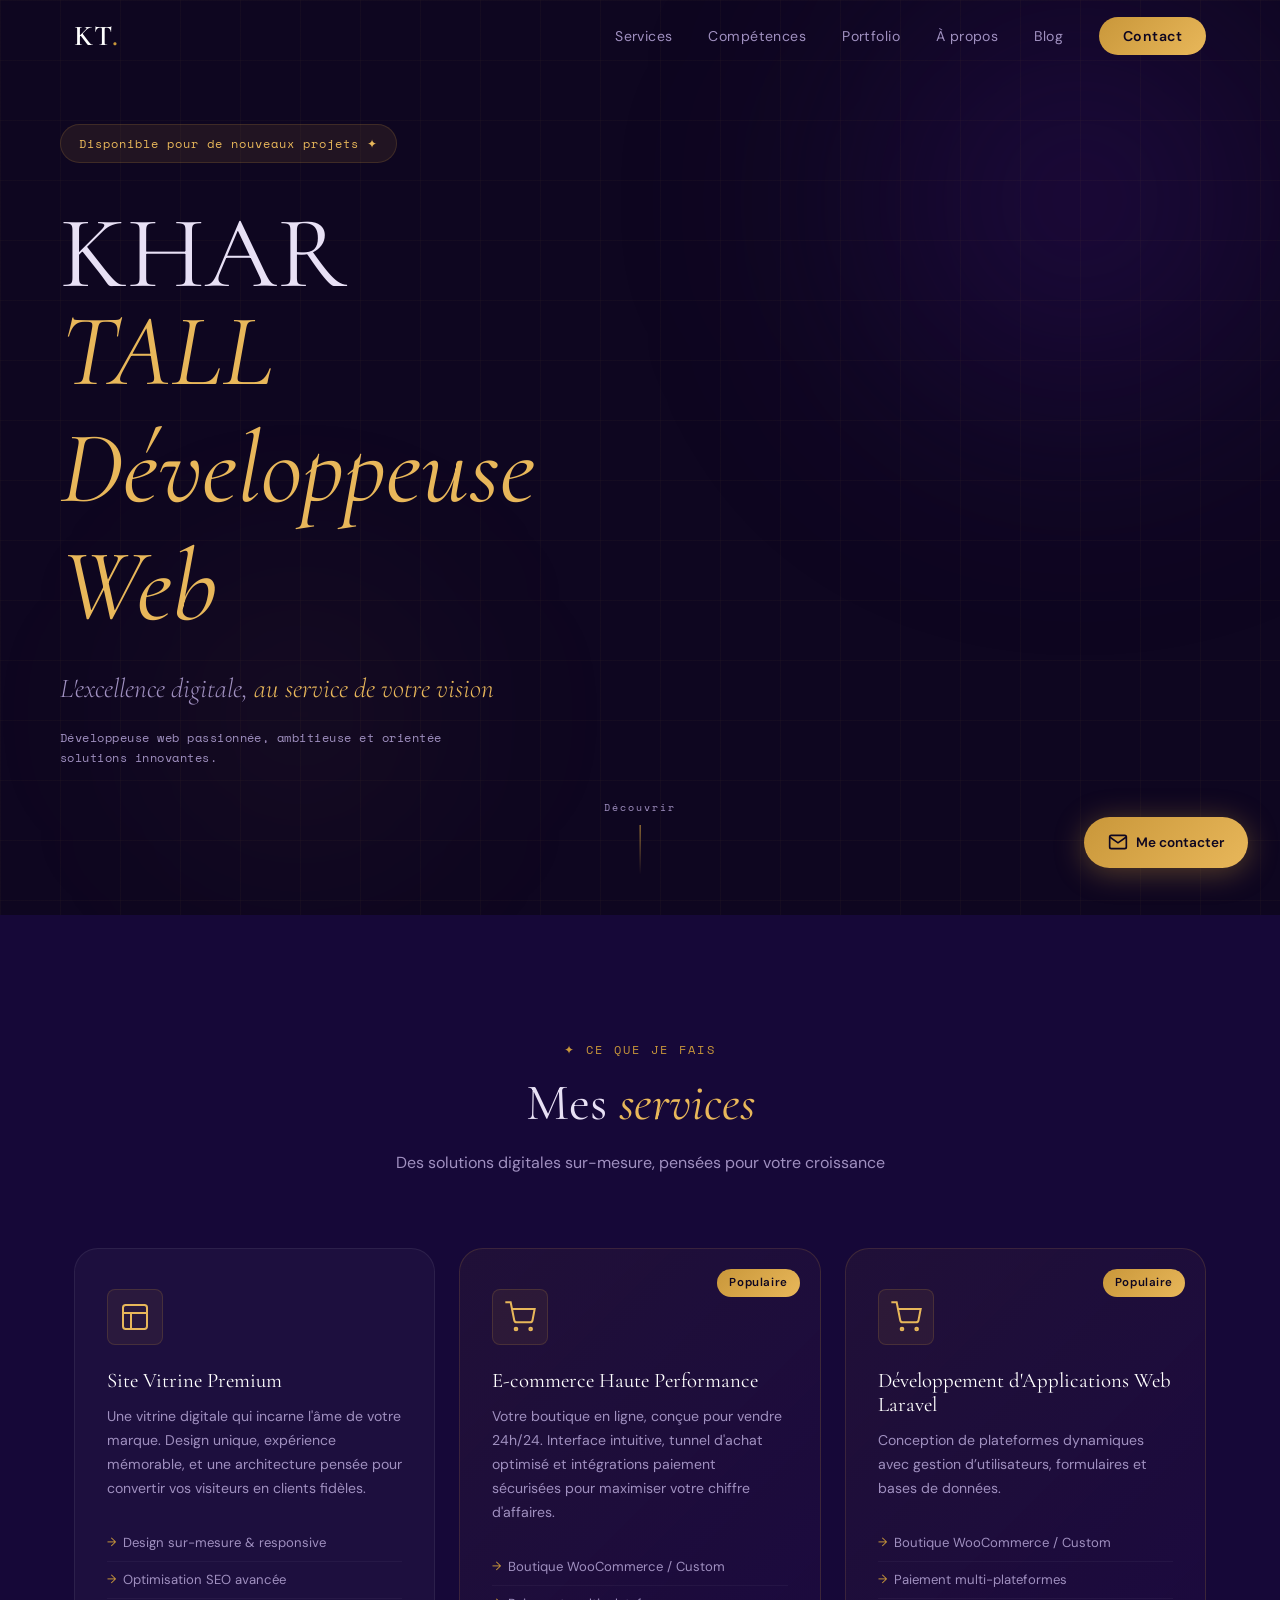
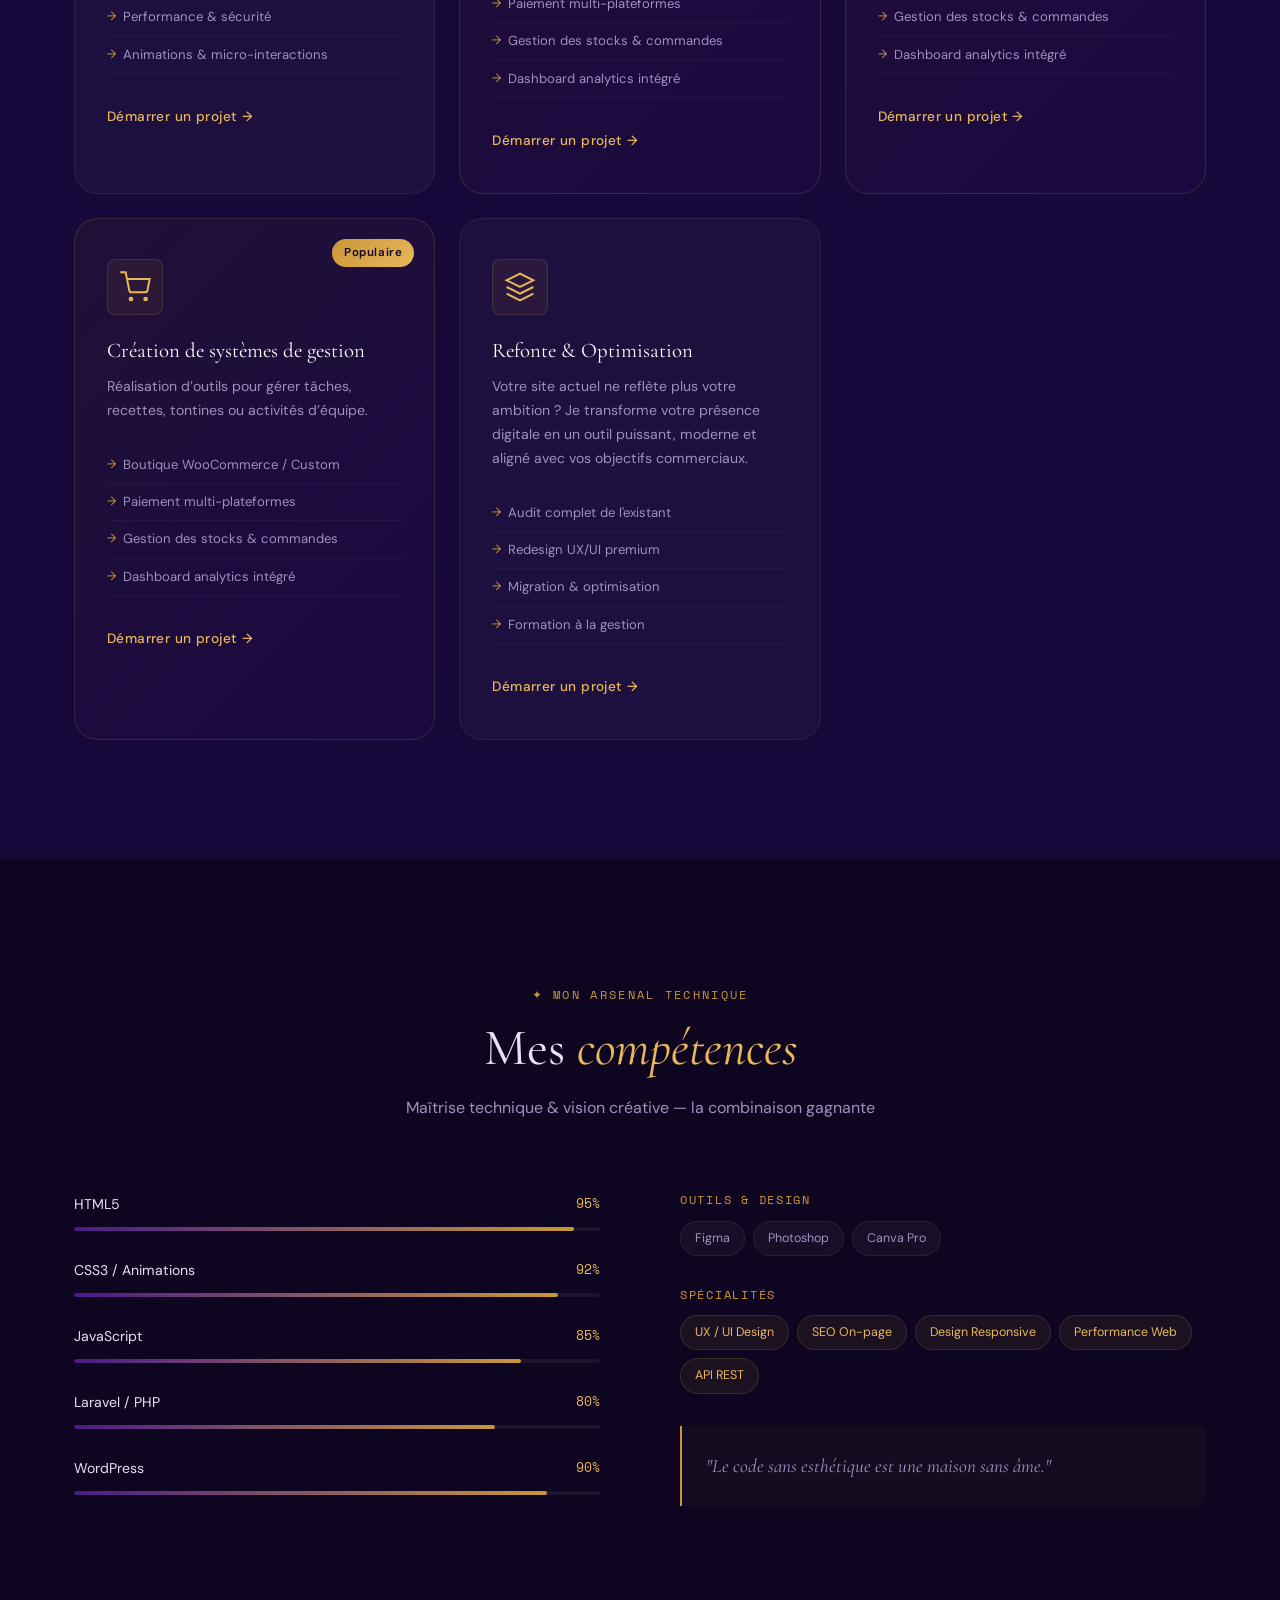
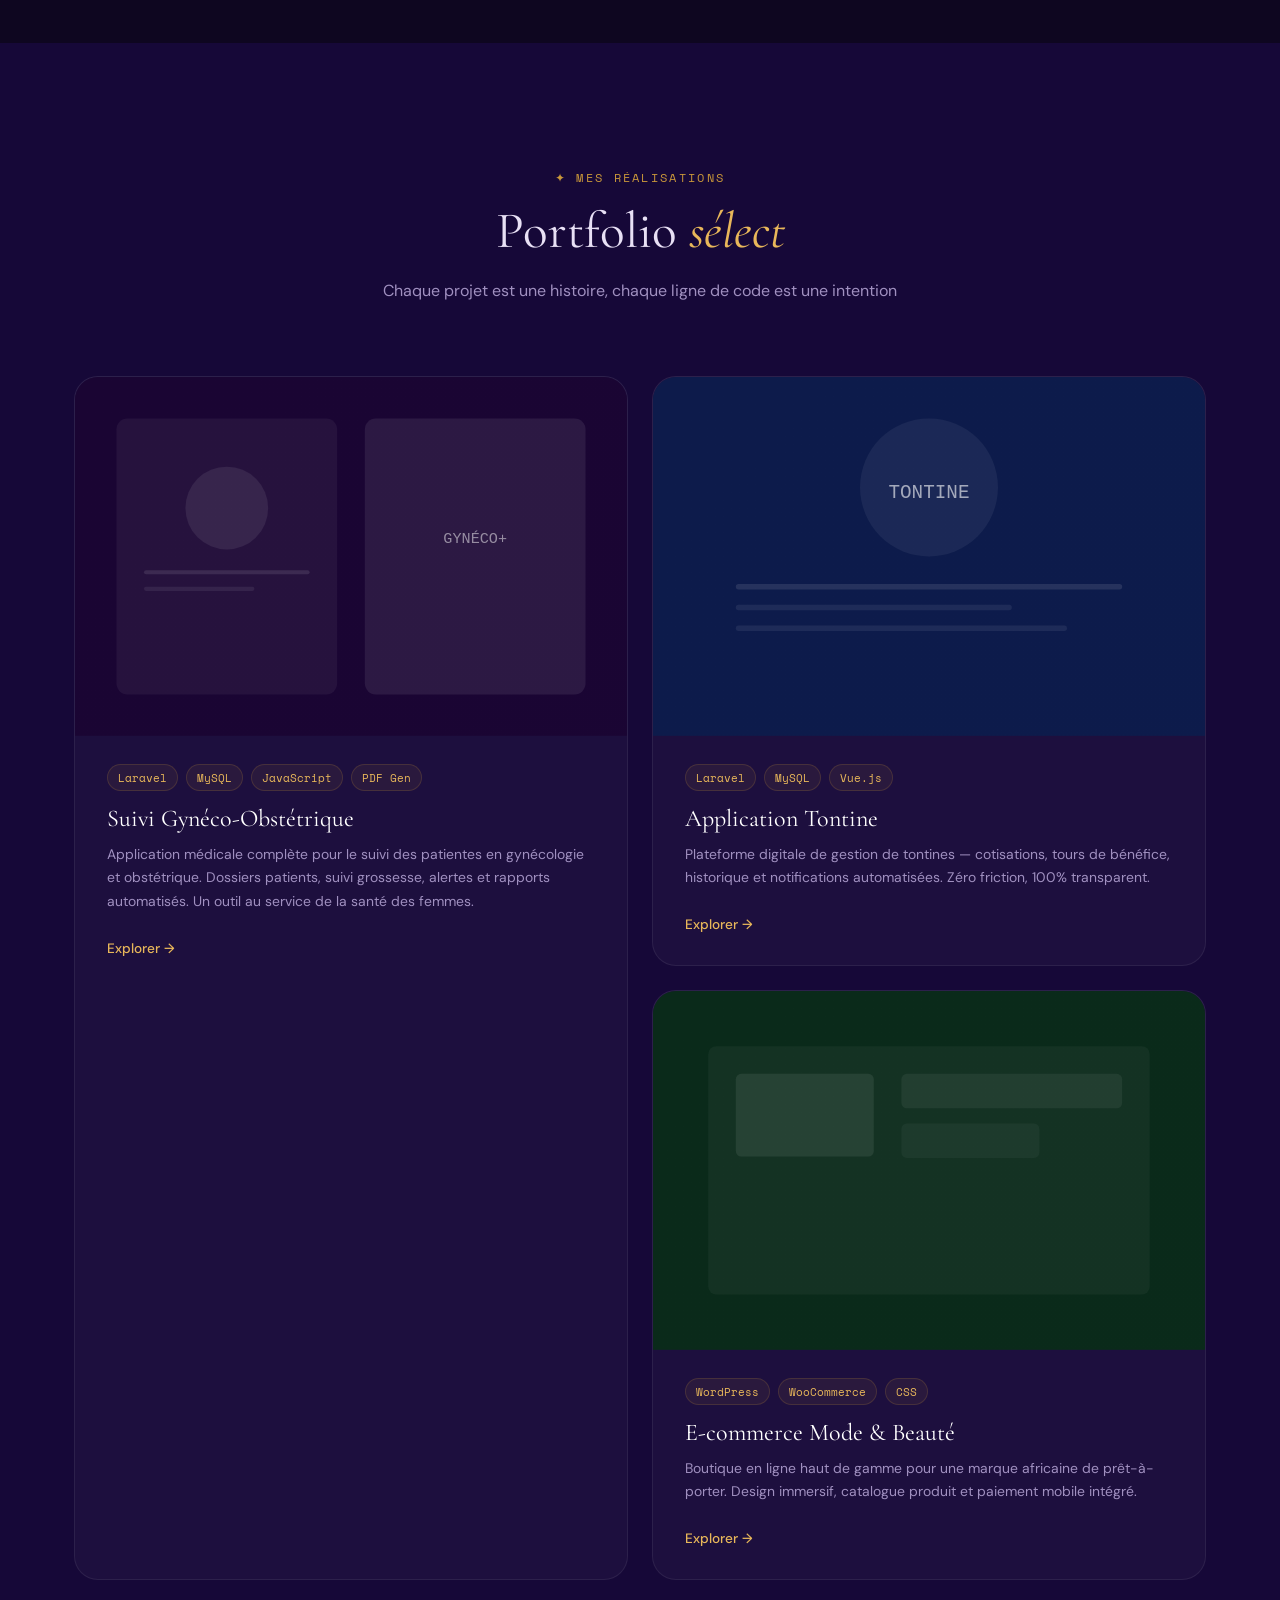
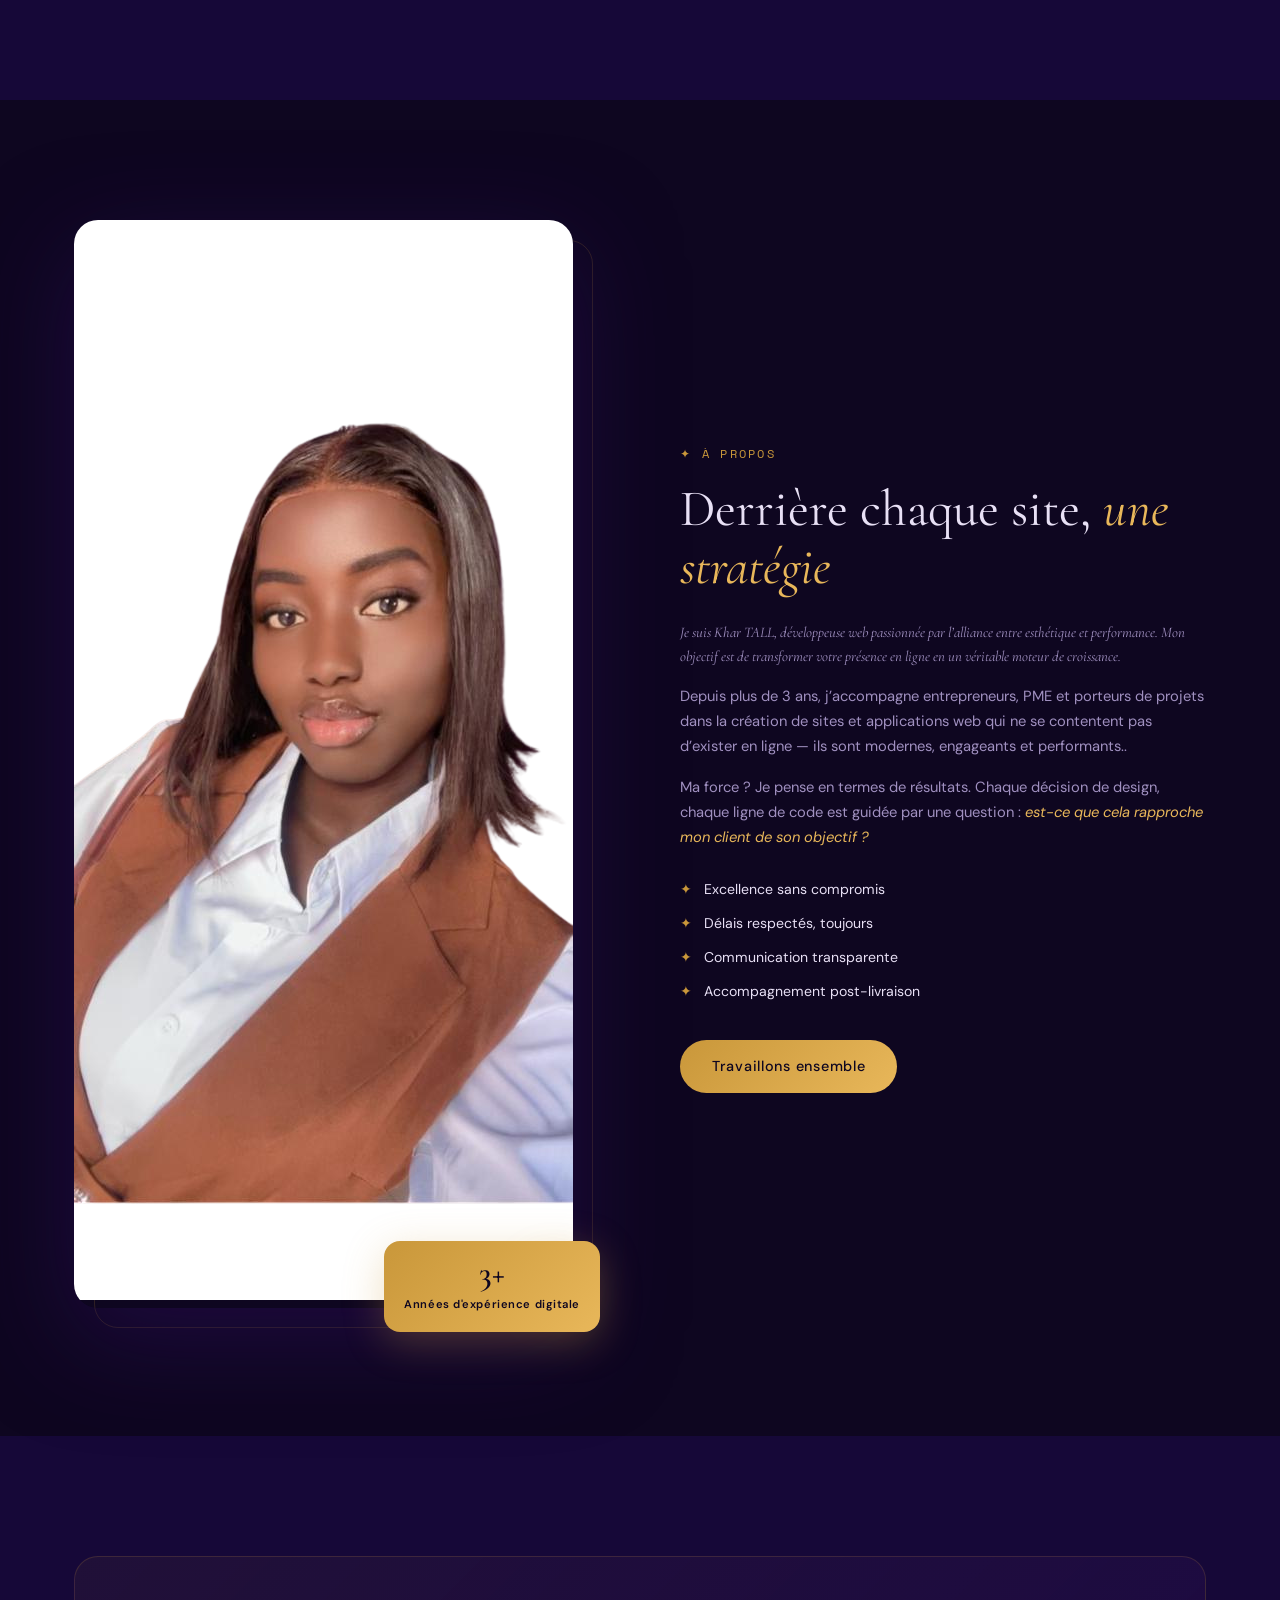
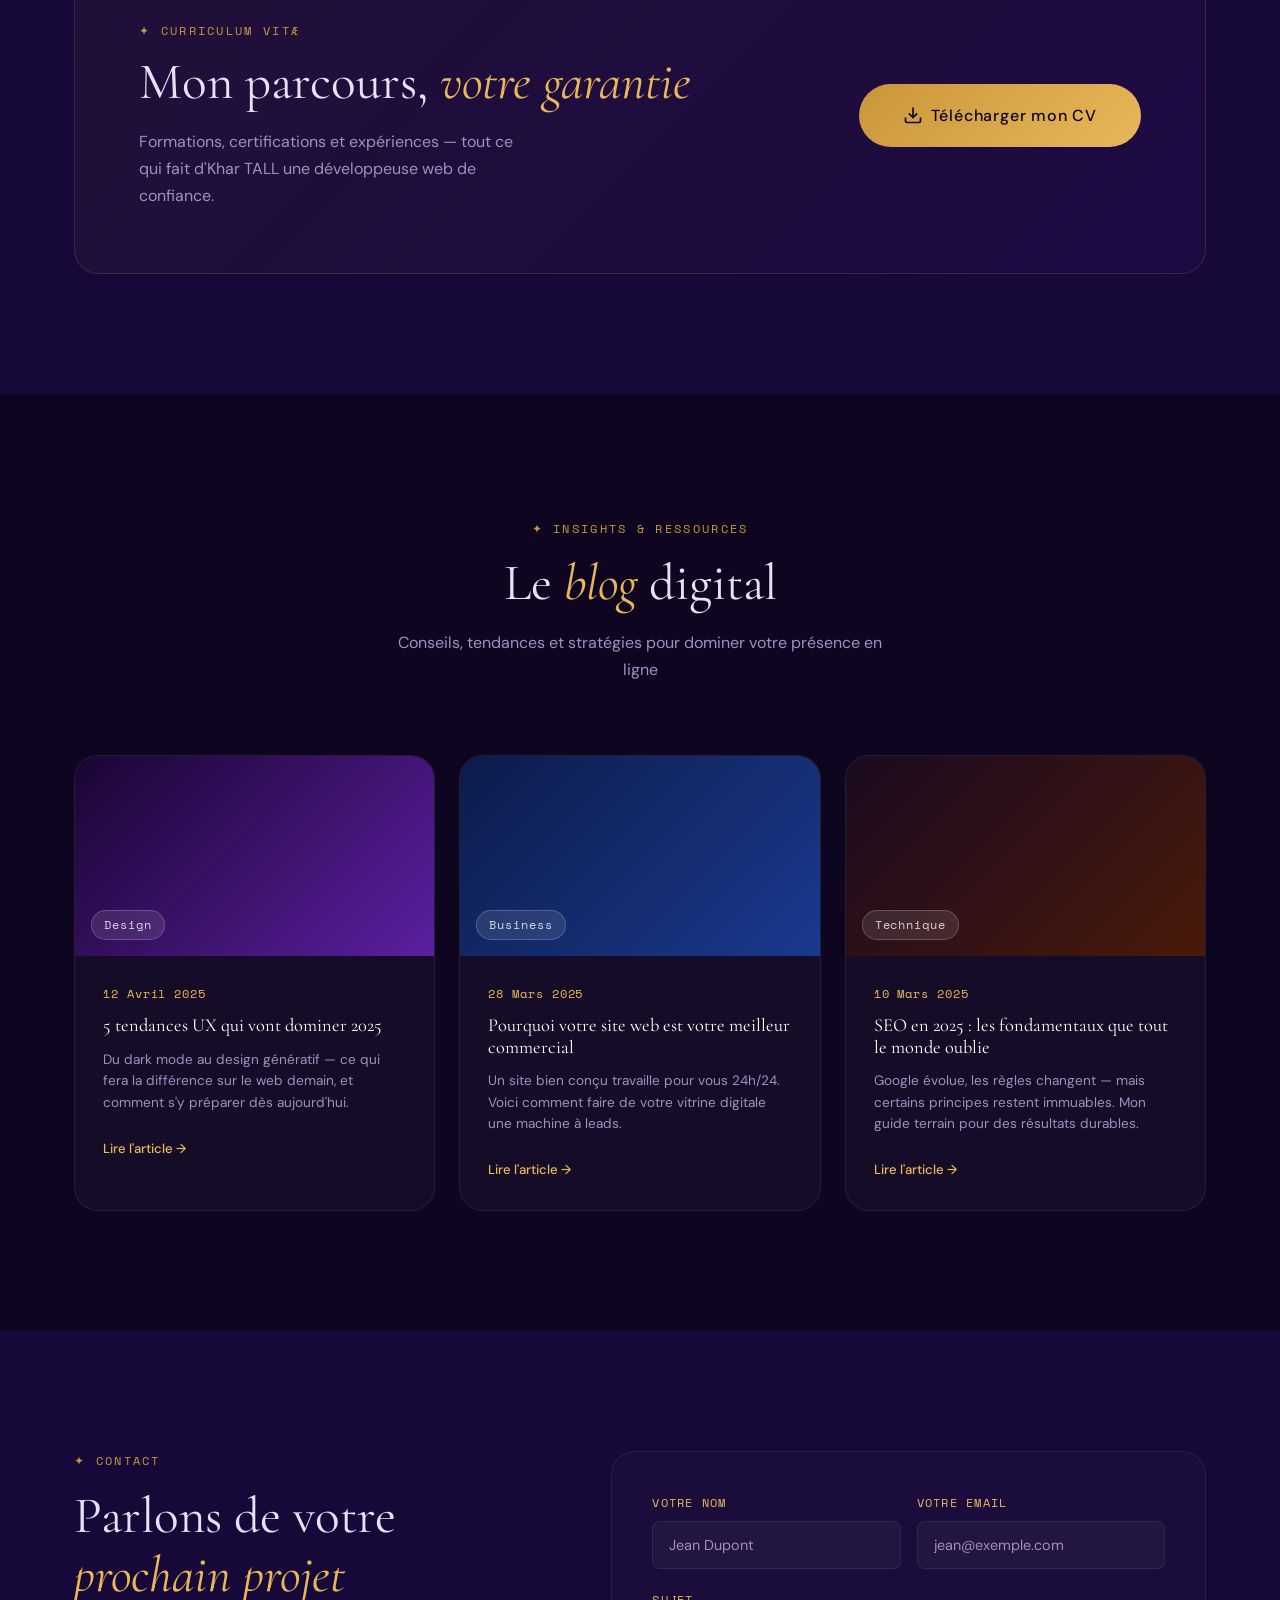
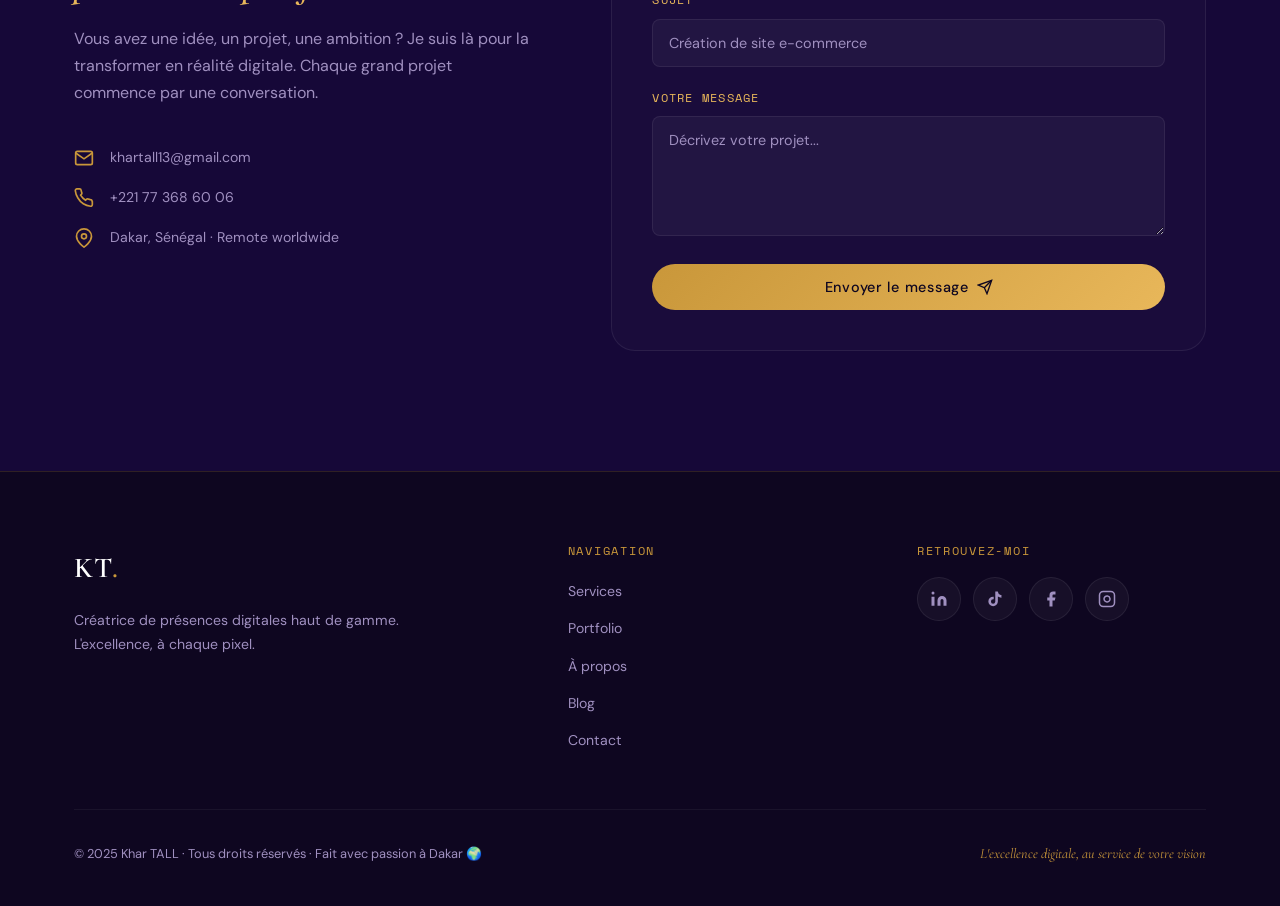
<file: Portfolio/HTML/portfolio.html>
<!DOCTYPE html>
<html lang="fr">
<head>
  <meta charset="UTF-8" />
  <meta name="viewport" content="width=device-width, initial-scale=1.0" />
  <title>Khar TALL  — Développeuse Web </title>
  <link rel="preconnect" href="https://fonts.googleapis.com" />
  <link rel="preconnect" href="https://fonts.gstatic.com" crossorigin />
  <link href="https://fonts.googleapis.com/css2?family=Cormorant+Garamond:ital,wght@0,300;0,400;0,600;1,300;1,400&family=DM+Sans:wght@300;400;500&family=Space+Mono&display=swap" rel="stylesheet" />
  <link rel="stylesheet" href="../CSS/portfolio.css" />
</head>
<body>

  <!-- ===== LOADER ===== -->
  <div id="loader">
    <div class="loader-inner">
      <span class="loader-name">KT</span>
      <div class="loader-bar"><div class="loader-progress"></div></div>
    </div>
  </div>

  <!-- ===== FLOATING CONTACT BTN ===== -->
  <a href="#contact" class="float-cta" aria-label="Me contacter">
    <svg width="20" height="20" viewBox="0 0 24 24" fill="none" stroke="currentColor" stroke-width="2"><path d="M4 4h16c1.1 0 2 .9 2 2v12c0 1.1-.9 2-2 2H4c-1.1 0-2-.9-2-2V6c0-1.1.9-2 2-2z"/><polyline points="22,6 12,13 2,6"/></svg>
    <span>Me contacter</span>
  </a>

  <!-- ===== NAV ===== -->
  <nav id="navbar">
    <div class="nav-inner">
      <a class="logo" href="#">KT<span class="logo-dot">.</span></a>
      <ul class="nav-links">
        <li><a href="#services">Services</a></li>
        <li><a href="#skills">Compétences</a></li>
        <li><a href="#portfolio">Portfolio</a></li>
        <li><a href="#about">À propos</a></li>
        <li><a href="#blog">Blog</a></li>
        <li><a href="#contact" class="nav-cta">Contact</a></li>
      </ul>
      <button class="burger" id="burgerBtn" aria-label="Menu">
        <span></span><span></span><span></span>
      </button>
    </div>
    <div class="mobile-menu" id="mobileMenu">
      <ul>
        <li><a href="#services">Services</a></li>
        <li><a href="#skills">Compétences</a></li>
        <li><a href="#portfolio">Portfolio</a></li>
        <li><a href="#about">À propos</a></li>
        <li><a href="#blog">Blog</a></li>
        <li><a href="#contact">Contact</a></li>
      </ul>
    </div>
  </nav>

  <!-- ===== HERO ===== -->
  <section id="hero">
    <div class="hero-bg">
      <div class="orb orb-1"></div>
      <div class="orb orb-2"></div>
      <div class="grid-overlay"></div>
    </div>
    <div class="hero-content">
      <div class="hero-badge reveal">Disponible pour de nouveaux projets ✦</div>
      <h1 class="hero-title reveal">
        <span class="line-1">KHAR</span>
        <span class="line-2"><em>TALL</em></span>
        <span class="line-3"><em>Développeuse Web</em></span>
      </h1>
      <p class="hero-slogan reveal">L'excellence digitale, <span class="gold">au service de votre vision</span></p>
      <p class="hero-sub reveal">Développeuse web passionnée, ambitieuse et orientée solutions innovantes. </p>
      <div class="hero-btns reveal">
        <a href="#portfolio" class="btn btn-primary">Voir mes projets</a>
        <a href="#contact" class="btn btn-outline">Me contacter</a>
      </div>
    </div>
    <div class="hero-photo reveal">
      <div class="photo-frame">
        <div class="photo-placeholder">
           <img src="../Image/ma-photo.png" alt="Ma photo de profil" width="100%" height="100%"/>
         <!-- <svg viewBox="0 0 200 240" fill="none" xmlns="http://www.w3.org/2000/svg">
            <rect width="200" height="240" rx="12" fill="url(#photoGrad)"/>
            <circle cx="100" cy="90" r="42" fill="rgba(255,255,255,0.15)"/>
            <ellipse cx="100" cy="195" rx="65" ry="45" fill="rgba(255,255,255,0.08)"/>
            <defs>
              <linearGradient id="photoGrad" x1="0" y1="0" x2="200" y2="240" gradientUnits="userSpaceOnUse">
                <stop stop-color="#1a0533"/>
                <stop offset="1" stop-color="#2d0a5e"/>
              </linearGradient>
            </defs>
          </svg>-->
          <div class="photo-label"></div>
        </div>
        <div class="photo-deco"></div>
      </div>
      <div class="hero-stats">
        <div class="stat"><span class="stat-num">50+</span><span class="stat-label">Projets livrés</span></div>
        <div class="stat"><span class="stat-num">5★</span><span class="stat-label">Satisfaction clients</span></div>
        <div class="stat"><span class="stat-num">3+</span><span class="stat-label">Ans d'expertise</span></div>
      </div>
    </div>
    <div class="scroll-hint">
      <span>Découvrir</span>
      <div class="scroll-arrow"></div>
    </div>
  </section>

  <!-- ===== SERVICES ===== -->
  <section id="services">
    <div class="container">
      <div class="section-header reveal">
        <span class="section-tag">✦ Ce que je fais</span>
        <h2>Mes <em>services</em></h2>
        <p>Des solutions digitales sur-mesure, pensées pour votre croissance</p>
      </div>
      <div class="services-grid">

        <div class="service-card reveal">
          <div class="service-icon">
            <svg width="32" height="32" viewBox="0 0 24 24" fill="none" stroke="currentColor" stroke-width="1.5"><rect x="3" y="3" width="18" height="18" rx="2"/><path d="M3 9h18M9 21V9"/></svg>
          </div>
          <h3>Site Vitrine Premium</h3>
          <p>Une vitrine digitale qui incarne l'âme de votre marque. Design unique, expérience mémorable, et une architecture pensée pour convertir vos visiteurs en clients fidèles.</p>
          <ul class="service-features">
            <li>Design sur-mesure & responsive</li>
            <li>Optimisation SEO avancée</li>
            <li>Performance & sécurité</li>
            <li>Animations & micro-interactions</li>
          </ul>
          <a href="#contact" class="service-link">Démarrer un projet →</a>
        </div>

        <div class="service-card reveal featured">
          <div class="service-badge">Populaire</div>
          <div class="service-icon">
            <svg width="32" height="32" viewBox="0 0 24 24" fill="none" stroke="currentColor" stroke-width="1.5"><circle cx="9" cy="21" r="1"/><circle cx="20" cy="21" r="1"/><path d="M1 1h4l2.68 13.39a2 2 0 0 0 2 1.61h9.72a2 2 0 0 0 2-1.61L23 6H6"/></svg>
          </div>
          <h3>E-commerce Haute Performance</h3>
          <p>Votre boutique en ligne, conçue pour vendre 24h/24. Interface intuitive, tunnel d'achat optimisé et intégrations paiement sécurisées pour maximiser votre chiffre d'affaires.</p>
          <ul class="service-features">
            <li>Boutique WooCommerce / Custom</li>
            <li>Paiement multi-plateformes</li>
            <li>Gestion des stocks & commandes</li>
            <li>Dashboard analytics intégré</li>
          </ul>
          <a href="#contact" class="service-link">Démarrer un projet →</a>
        </div>

        <div class="service-card reveal featured">
          <div class="service-badge">Populaire</div>
          <div class="service-icon">
            <svg width="32" height="32" viewBox="0 0 24 24" fill="none" stroke="currentColor" stroke-width="1.5"><circle cx="9" cy="21" r="1"/><circle cx="20" cy="21" r="1"/><path d="M1 1h4l2.68 13.39a2 2 0 0 0 2 1.61h9.72a2 2 0 0 0 2-1.61L23 6H6"/></svg>
          </div>
          <h3>Développement d'Applications Web Laravel</h3>
          <p>Conception de plateformes dynamiques avec gestion d’utilisateurs, formulaires et bases de données.</p>
          <ul class="service-features">
            <li>Boutique WooCommerce / Custom</li>
            <li>Paiement multi-plateformes</li>
            <li>Gestion des stocks & commandes</li>
            <li>Dashboard analytics intégré</li>
          </ul>
          <a href="#contact" class="service-link">Démarrer un projet →</a>
        </div>

        <div class="service-card reveal featured">
          <div class="service-badge">Populaire</div>
          <div class="service-icon">
            <svg width="32" height="32" viewBox="0 0 24 24" fill="none" stroke="currentColor" stroke-width="1.5"><circle cx="9" cy="21" r="1"/><circle cx="20" cy="21" r="1"/><path d="M1 1h4l2.68 13.39a2 2 0 0 0 2 1.61h9.72a2 2 0 0 0 2-1.61L23 6H6"/></svg>
          </div>
          <h3>Création de systèmes de gestion</h3>
          <p>Réalisation d’outils pour gérer tâches, recettes, tontines ou activités d’équipe.</p>
          <ul class="service-features">
            <li>Boutique WooCommerce / Custom</li>
            <li>Paiement multi-plateformes</li>
            <li>Gestion des stocks & commandes</li>
            <li>Dashboard analytics intégré</li>
          </ul>
          <a href="#contact" class="service-link">Démarrer un projet →</a>
        </div>

        <div class="service-card reveal">
          <div class="service-icon">
            <svg width="32" height="32" viewBox="0 0 24 24" fill="none" stroke="currentColor" stroke-width="1.5"><path d="M12 2L2 7l10 5 10-5-10-5zM2 17l10 5 10-5M2 12l10 5 10-5"/></svg>
          </div>
          <h3>Refonte & Optimisation</h3>
          <p>Votre site actuel ne reflète plus votre ambition ? Je transforme votre présence digitale en un outil puissant, moderne et aligné avec vos objectifs commerciaux.</p>
          <ul class="service-features">
            <li>Audit complet de l'existant</li>
            <li>Redesign UX/UI premium</li>
            <li>Migration & optimisation</li>
            <li>Formation à la gestion</li>
          </ul>
          <a href="#contact" class="service-link">Démarrer un projet →</a>
        </div>

      </div>
    </div>
  </section>

  <!-- ===== SKILLS ===== -->
  <section id="skills">
    <div class="container">
      <div class="section-header reveal">
        <span class="section-tag">✦ Mon arsenal technique</span>
        <h2>Mes <em>compétences</em></h2>
        <p>Maîtrise technique & vision créative — la combinaison gagnante</p>
      </div>
      <div class="skills-layout">
        <div class="skills-bars reveal">
          <div class="skill-item">
            <div class="skill-top"><span>HTML5</span><span class="skill-pct">95%</span></div>
            <div class="skill-bar"><div class="skill-fill" data-pct="95"></div></div>
          </div>
          <div class="skill-item">
            <div class="skill-top"><span>CSS3 / Animations</span><span class="skill-pct">92%</span></div>
            <div class="skill-bar"><div class="skill-fill" data-pct="92"></div></div>
          </div>
          <div class="skill-item">
            <div class="skill-top"><span>JavaScript</span><span class="skill-pct">85%</span></div>
            <div class="skill-bar"><div class="skill-fill" data-pct="85"></div></div>
          </div>
          <div class="skill-item">
            <div class="skill-top"><span>Laravel / PHP</span><span class="skill-pct">80%</span></div>
            <div class="skill-bar"><div class="skill-fill" data-pct="80"></div></div>
          </div>
          <div class="skill-item">
            <div class="skill-top"><span>WordPress</span><span class="skill-pct">90%</span></div>
            <div class="skill-bar"><div class="skill-fill" data-pct="90"></div></div>
          </div>
        </div>
        <div class="skills-badges reveal">
          <div class="badge-group">
            <h4>Outils & Design</h4>
            <div class="badges">
              <span class="badge">Figma</span>
              <span class="badge">Photoshop</span>
              <span class="badge">Canva Pro</span>
            </div>
          </div>
          <div class="badge-group">
            <h4>Spécialités</h4>
            <div class="badges">
              <span class="badge gold-badge">UX / UI Design</span>
              <span class="badge gold-badge">SEO On-page</span>
              <span class="badge gold-badge">Design Responsive</span>
              <span class="badge gold-badge">Performance Web</span>
              <span class="badge gold-badge">API REST</span>
            </div>
          </div>
          <div class="skills-quote">
            <blockquote>"Le code sans esthétique est une maison sans âme."</blockquote>
          </div>
        </div>
      </div>
    </div>
  </section>

  <!-- ===== PORTFOLIO ===== -->
  <section id="portfolio">
    <div class="container">
      <div class="section-header reveal">
        <span class="section-tag">✦ Mes réalisations</span>
        <h2>Portfolio <em>sélect</em></h2>
        <p>Chaque projet est une histoire, chaque ligne de code est une intention</p>
      </div>
      <div class="portfolio-grid">

        <div class="project-card reveal">
          <div class="project-img">
            <div class="project-placeholder p1">
              <svg viewBox="0 0 400 260" fill="none" xmlns="http://www.w3.org/2000/svg">
                <rect width="400" height="260" fill="url(#pg1)"/>
                <circle cx="200" cy="80" r="50" fill="rgba(255,255,255,0.06)"/>
                <rect x="60" y="150" width="280" height="4" rx="2" fill="rgba(255,255,255,0.1)"/>
                <rect x="60" y="165" width="200" height="4" rx="2" fill="rgba(255,255,255,0.07)"/>
                <rect x="60" y="180" width="240" height="4" rx="2" fill="rgba(255,255,255,0.07)"/>
                <text x="200" y="88" text-anchor="middle" fill="rgba(255,255,255,0.6)" font-size="14" font-family="monospace">TONTINE</text>
                <defs><linearGradient id="pg1" x1="0" y1="0" x2="400" y2="260"><stop stop-color="#0d1b4b"/><stop offset="1" stop-color="#1a3a8f"/></linearGradient></defs>
              </svg>
            </div>
            <div class="project-overlay">
              <a href="#" class="btn btn-outline-sm">Voir le projet →</a>
            </div>
          </div>
          <div class="project-info">
            <div class="project-tags">
              <span>Laravel</span><span>MySQL</span><span>Vue.js</span>
            </div>
            <h3>Application Tontine</h3>
            <p>Plateforme digitale de gestion de tontines — cotisations, tours de bénéfice, historique et notifications automatisées. Zéro friction, 100% transparent.</p>
            <a href="#" class="project-more">Explorer →</a>
          </div>
        </div>

        <div class="project-card reveal large">
          <div class="project-img">
            <div class="project-placeholder p2">
              <svg viewBox="0 0 400 260" fill="none" xmlns="http://www.w3.org/2000/svg">
                <rect width="400" height="260" fill="url(#pg2)"/>
                <rect x="30" y="30" width="160" height="200" rx="8" fill="rgba(255,255,255,0.05)"/>
                <circle cx="110" cy="95" r="30" fill="rgba(255,255,255,0.08)"/>
                <rect x="50" y="140" width="120" height="3" rx="1.5" fill="rgba(255,255,255,0.1)"/>
                <rect x="50" y="152" width="80" height="3" rx="1.5" fill="rgba(255,255,255,0.07)"/>
                <rect x="210" y="30" width="160" height="200" rx="8" fill="rgba(255,255,255,0.08)"/>
                <text x="290" y="120" text-anchor="middle" fill="rgba(255,255,255,0.5)" font-size="11" font-family="monospace">GYNÉCO+</text>
                <defs><linearGradient id="pg2" x1="0" y1="0" x2="400" y2="260"><stop stop-color="#1a0533"/><stop offset="1" stop-color="#5b0f8e"/></linearGradient></defs>
              </svg>
            </div>
            <div class="project-overlay">
              <a href="#" class="btn btn-outline-sm">Voir le projet →</a>
            </div>
          </div>
          <div class="project-info">
            <div class="project-tags">
              <span>Laravel</span><span>MySQL</span><span>JavaScript</span><span>PDF Gen</span>
            </div>
            <h3>Suivi Gynéco-Obstétrique</h3>
            <p>Application médicale complète pour le suivi des patientes en gynécologie et obstétrique. Dossiers patients, suivi grossesse, alertes et rapports automatisés. Un outil au service de la santé des femmes.</p>
            <a href="#" class="project-more">Explorer →</a>
          </div>
        </div>

        <div class="project-card reveal">
          <div class="project-img">
            <div class="project-placeholder p3">
              <svg viewBox="0 0 400 260" fill="none" xmlns="http://www.w3.org/2000/svg">
                <rect width="400" height="260" fill="url(#pg3)"/>
                <rect x="40" y="40" width="320" height="180" rx="6" fill="rgba(255,255,255,0.04)"/>
                <rect x="60" y="60" width="100" height="60" rx="4" fill="rgba(255,255,255,0.08)"/>
                <rect x="180" y="60" width="160" height="25" rx="4" fill="rgba(255,255,255,0.06)"/>
                <rect x="180" y="96" width="100" height="25" rx="4" fill="rgba(255,255,255,0.04)"/>
                <defs><linearGradient id="pg3" x1="0" y1="0" x2="400" y2="260"><stop stop-color="#0a2a1a"/><stop offset="1" stop-color="#1a5c3a"/></linearGradient></defs>
              </svg>
            </div>
            <div class="project-overlay">
              <a href="#" class="btn btn-outline-sm">Voir le projet →</a>
            </div>
          </div>
          <div class="project-info">
            <div class="project-tags">
              <span>WordPress</span><span>WooCommerce</span><span>CSS</span>
            </div>
            <h3>E-commerce Mode & Beauté</h3>
            <p>Boutique en ligne haut de gamme pour une marque africaine de prêt-à-porter. Design immersif, catalogue produit et paiement mobile intégré.</p>
            <a href="#" class="project-more">Explorer →</a>
          </div>
        </div>

      </div>
    </div>
  </section>

  <!-- ===== ABOUT ===== -->
  <section id="about">
    <div class="container">
      <div class="about-layout">
        <div class="about-visual reveal">
          <div class="about-img-wrap">
            <div class="about-placeholder">
              <img src="../Image/ma-photo.png" alt="Ma photo de profil" width="100%" height="100%"/>
              <!--<svg viewBox="0 0 320 400" fill="none" xmlns="http://www.w3.org/2000/svg">
                <rect width="320" height="400" rx="16" fill="url(#aboutGrad)"/>
                <circle cx="160" cy="155" r="70" fill="rgba(255,255,255,0.08)"/>
                <ellipse cx="160" cy="330" rx="110" ry="80" fill="rgba(255,255,255,0.05)"/>
                <text x="160" y="165" text-anchor="middle" fill="rgba(255,255,255,0.3)" font-size="13" font-family="serif" font-style="italic">Votre Photo</text>
                <defs><linearGradient id="aboutGrad" x1="0" y1="0" x2="320" y2="400"><stop stop-color="#120330"/><stop offset="1" stop-color="#2a0e5c"/></linearGradient></defs>
              </svg>-->
            </div>
            <div class="about-deco-1"></div>
            <div class="about-deco-2"></div>
          </div>
          <div class="about-exp-badge">
            <span class="exp-num">3+</span>
            <span class="exp-text">Années d'expérience digitale</span>
          </div>
        </div>
        <div class="about-text reveal">
          <span class="section-tag">✦ À propos</span>
          <h2>Derrière chaque site, <em>une stratégie</em></h2>
          <p class="about-lead">Je suis Khar TALL, développeuse web passionnée par l’alliance entre esthétique et performance. Mon objectif est de transformer votre présence en ligne en un véritable moteur de croissance.</p>

<p>Depuis plus de 3 ans, j’accompagne entrepreneurs, PME et porteurs de projets dans la création de sites et applications web qui ne se contentent pas d’exister en ligne — ils sont modernes, engageants et performants.</strong>.</p>
          <p>Ma force ? Je pense en termes de résultats. Chaque décision de design, chaque ligne de code est guidée par une question : <em>est-ce que cela rapproche mon client de son objectif ?</em></p>
          <div class="about-values">
            <div class="value"><span>✦</span> Excellence sans compromis</div>
            <div class="value"><span>✦</span> Délais respectés, toujours</div>
            <div class="value"><span>✦</span> Communication transparente</div>
            <div class="value"><span>✦</span> Accompagnement post-livraison</div>
          </div>
          <a href="#contact" class="btn btn-primary">Travaillons ensemble</a>
        </div>
      </div>
    </div>
  </section>

  <!-- ===== CV ===== -->
  <section id="cv">
    <div class="container">
      <div class="cv-block reveal">
        <div class="cv-left">
          <span class="section-tag">✦ Curriculum Vitæ</span>
          <h2>Mon parcours, <em>votre garantie</em></h2>
          <p>Formations, certifications et expériences — tout ce qui fait d'Khar TALL une développeuse web de confiance.</p>
        </div>
        <div class="cv-right">
          <a href="../CV/KHAR_TALL_CV.zip" class="btn btn-primary btn-large" download>
            <svg width="20" height="20" viewBox="0 0 24 24" fill="none" stroke="currentColor" stroke-width="2"><path d="M21 15v4a2 2 0 0 1-2 2H5a2 2 0 0 1-2-2v-4"/><polyline points="7 10 12 15 17 10"/><line x1="12" y1="15" x2="12" y2="3"/></svg>
            Télécharger mon CV
          </a>
        </div>
      </div>
    </div>
  </section>

  <!-- ===== BLOG ===== -->
  <section id="blog">
    <div class="container">
      <div class="section-header reveal">
        <span class="section-tag">✦ Insights & Ressources</span>
        <h2>Le <em>blog</em> digital</h2>
        <p>Conseils, tendances et stratégies pour dominer votre présence en ligne</p>
      </div>
      <div class="blog-grid">

        <article class="blog-card reveal">
          <div class="blog-img blog-img-1">
            <span class="blog-cat">Design</span>
          </div>
          <div class="blog-body">
            <span class="blog-date">12 Avril 2025</span>
            <h3>5 tendances UX qui vont dominer 2025</h3>
            <p>Du dark mode au design génératif — ce qui fera la différence sur le web demain, et comment s'y préparer dès aujourd'hui.</p>
            <a href="#" class="blog-link">Lire l'article →</a>
          </div>
        </article>

        <article class="blog-card reveal">
          <div class="blog-img blog-img-2">
            <span class="blog-cat">Business</span>
          </div>
          <div class="blog-body">
            <span class="blog-date">28 Mars 2025</span>
            <h3>Pourquoi votre site web est votre meilleur commercial</h3>
            <p>Un site bien conçu travaille pour vous 24h/24. Voici comment faire de votre vitrine digitale une machine à leads.</p>
            <a href="#" class="blog-link">Lire l'article →</a>
          </div>
        </article>

        <article class="blog-card reveal">
          <div class="blog-img blog-img-3">
            <span class="blog-cat">Technique</span>
          </div>
          <div class="blog-body">
            <span class="blog-date">10 Mars 2025</span>
            <h3>SEO en 2025 : les fondamentaux que tout le monde oublie</h3>
            <p>Google évolue, les règles changent — mais certains principes restent immuables. Mon guide terrain pour des résultats durables.</p>
            <a href="#" class="blog-link">Lire l'article →</a>
          </div>
        </article>

      </div>
    </div>
  </section>

  <!-- ===== CONTACT ===== -->
  <section id="contact">
    <div class="container">
      <div class="contact-layout">
        <div class="contact-left reveal">
          <span class="section-tag">✦ Contact</span>
          <h2>Parlons de votre <em>prochain projet</em></h2>
          <p>Vous avez une idée, un projet, une ambition ? Je suis là pour la transformer en réalité digitale. Chaque grand projet commence par une conversation.</p>
          <div class="contact-infos">
            <div class="contact-info-item">
              <svg width="20" height="20" viewBox="0 0 24 24" fill="none" stroke="currentColor" stroke-width="2"><path d="M4 4h16c1.1 0 2 .9 2 2v12c0 1.1-.9 2-2 2H4c-1.1 0-2-.9-2-2V6c0-1.1.9-2 2-2z"/><polyline points="22,6 12,13 2,6"/></svg>
              <span>khartall13@gmail.com</span>
            </div>
            <div class="contact-info-item">
              <svg width="20" height="20" viewBox="0 0 24 24" fill="none" stroke="currentColor" stroke-width="2"><path d="M22 16.92v3a2 2 0 0 1-2.18 2 19.79 19.79 0 0 1-8.63-3.07A19.5 19.5 0 0 1 4.69 12 19.79 19.79 0 0 1 1.62 3.36 2 2 0 0 1 3.6 1h3a2 2 0 0 1 2 1.72c.127.96.361 1.903.7 2.81a2 2 0 0 1-.45 2.11L7.91 8.6a16 16 0 0 0 6 6l.96-.96a2 2 0 0 1 2.11-.45c.907.339 1.85.573 2.81.7A2 2 0 0 1 21.72 16l.2.92z"/></svg>
              <span>+221 77 368 60 06</span>
            </div>
            <div class="contact-info-item">
              <svg width="20" height="20" viewBox="0 0 24 24" fill="none" stroke="currentColor" stroke-width="2"><path d="M21 10c0 7-9 13-9 13s-9-6-9-13a9 9 0 0 1 18 0z"/><circle cx="12" cy="10" r="3"/></svg>
              <span>Dakar, Sénégal · Remote worldwide</span>
            </div>
          </div>
        </div>
        <div class="contact-right reveal">
          <form class="contact-form" id="contactForm">
            <div class="form-row">
              <div class="form-group">
                <label>Votre nom</label>
                <input type="text" placeholder="Jean Dupont"  required />
              </div>
              <div class="form-group">
                <label>Votre email</label>
                <input type="email" placeholder="jean@exemple.com"  required />
              </div>
            </div>
            <div class="form-group">
              <label>Sujet</label>
              <input type="text" placeholder="Création de site e-commerce" />
            </div>
            <div class="form-group">
              <label>Votre message</label>
              <textarea rows="5" placeholder="Décrivez votre projet..."  required></textarea>
            </div>
            <button type="submit" class="btn btn-primary btn-full">
              Envoyer le message
              <svg width="16" height="16" viewBox="0 0 24 24" fill="none" stroke="currentColor" stroke-width="2"><line x1="22" y1="2" x2="11" y2="13"/><polygon points="22 2 15 22 11 13 2 9 22 2"/></svg>
            </button>
            <div class="form-success" id="formSuccess">
              ✅ Message envoyé ! Je vous réponds dans les 24h.
            </div>
          </form>
        </div>
      </div>
    </div>
  </section>

  <!-- ===== FOOTER ===== -->
  <footer id="footer">
    <div class="container">
      <div class="footer-top">
        <div class="footer-brand">
          <a class="logo" href="#">KT<span class="logo-dot">.</span></a>
          <p>Créatrice de présences digitales haut de gamme.<br/>L'excellence, à chaque pixel.</p>
        </div>
        <div class="footer-nav">
          <h4>Navigation</h4>
          <ul>
            <li><a href="#services">Services</a></li>
            <li><a href="#portfolio">Portfolio</a></li>
            <li><a href="#about">À propos</a></li>
            <li><a href="#blog">Blog</a></li>
            <li><a href="#contact">Contact</a></li>
          </ul>
        </div>
        <div class="footer-social-block">
          <h4>Retrouvez-moi</h4>
          <div class="footer-socials">
            <a href="https://www.linkedin.com/in/khar-tall-53930927a" class="social-link" aria-label="LinkedIn">
              <svg viewBox="0 0 24 24" fill="currentColor"><path d="M16 8a6 6 0 0 1 6 6v7h-4v-7a2 2 0 0 0-2-2 2 2 0 0 0-2 2v7h-4v-7a6 6 0 0 1 6-6z"/><rect x="2" y="9" width="4" height="12"/><circle cx="4" cy="4" r="2"/></svg>
            </a>
            <a href="https://www.tiktok.com/@raffetglam0?_r=1&_t=ZS-95pyqD0WnC9" class="social-link" aria-label="TikTok">
              <svg viewBox="0 0 24 24" fill="currentColor"><path d="M19.59 6.69a4.83 4.83 0 0 1-3.77-4.25V2h-3.45v13.67a2.89 2.89 0 0 1-2.88 2.5 2.89 2.89 0 0 1-2.89-2.89 2.89 2.89 0 0 1 2.89-2.89c.28 0 .54.04.79.1V9.01a6.34 6.34 0 0 0-.79-.05 6.34 6.34 0 0 0-6.34 6.34 6.34 6.34 0 0 0 6.34 6.34 6.34 6.34 0 0 0 6.33-6.34V8.69a8.18 8.18 0 0 0 4.77 1.52V6.74a4.85 4.85 0 0 1-1-.05z"/></svg>
            </a>
            <a href="https://www.facebook.com/share/1EY6W2up43/?mibextid=wwXIfr" class="social-link" aria-label="Facebook">
              <svg viewBox="0 0 24 24" fill="currentColor"><path d="M18 2h-3a5 5 0 0 0-5 5v3H7v4h3v8h4v-8h3l1-4h-4V7a1 1 0 0 1 1-1h3z"/></svg>
            </a>
            <a href="https://www.instagram.com/glamraffet?igsh=MXR1OXI4NHd1ZnJrbA%3D%3D&utm_source=qr" class="social-link" aria-label="Instagram">
              <svg viewBox="0 0 24 24" fill="none" stroke="currentColor" stroke-width="2"><rect x="2" y="2" width="20" height="20" rx="5" ry="5"/><path d="M16 11.37A4 4 0 1 1 12.63 8 4 4 0 0 1 16 11.37z"/><line x1="17.5" y1="6.5" x2="17.51" y2="6.5"/></svg>
            </a>
          </div>
        </div>
      </div>
      <div class="footer-bottom">
        <p>© 2025 Khar TALL · Tous droits réservés · Fait avec passion à Dakar 🌍</p>
        <p class="footer-tagline">L'excellence digitale, au service de votre vision</p>
      </div>
    </div>
  </footer>

  <script src="../JavaScript/portfolio.js"></script>
</body>
</html>
</file>
<file: Portfolio/portfolio.css>
/* =============================================
   KHAR TALL — Portfolio Premium
   Style: Luxe · Tech · Féminin · Nuit Dorée
   ============================================= */

/* === RESET & VARIABLES === */
*, *::before, *::after { box-sizing: border-box; margin: 0; padding: 0; }

:root {
  --night: #0e0620;
  --deep: #160838;
  --purple: #2d0e5c;
  --purple-mid: #4a1a8a;
  --gold: #c9973a;
  --gold-light: #e8b75a;
  --gold-pale: #f5dfa0;
  --white: #ffffff;
  --off-white: #f7f4ff;
  --text: #e8e0f5;
  --text-muted: #a090c0;
  --border: rgba(201, 151, 58, 0.18);
  --card-bg: rgba(255,255,255,0.03);
  --card-border: rgba(255,255,255,0.07);
  --nav-h: 72px;
  --r-sm: 8px;
  --r-md: 16px;
  --r-lg: 24px;
  --shadow-gold: 0 0 40px rgba(201,151,58,0.15);
  --transition: all 0.4s cubic-bezier(0.4, 0, 0.2, 1);
}

html { scroll-behavior: smooth; font-size: 16px; }

body {
  font-family: 'DM Sans', sans-serif;
  background: var(--night);
  color: var(--text);
  line-height: 1.7;
  overflow-x: hidden;
}

/* === LOADER === */
#loader {
  position: fixed; inset: 0;
  background: var(--night);
  display: flex; align-items: center; justify-content: center;
  z-index: 9999;
  transition: opacity 0.6s ease, visibility 0.6s ease;
}
#loader.hidden { opacity: 0; visibility: hidden; }

.loader-inner { text-align: center; }
.loader-name {
  font-family: 'Cormorant Garamond', serif;
  font-size: 3rem;
  font-weight: 300;
  color: var(--gold);
  letter-spacing: 0.3em;
  display: block;
  margin-bottom: 24px;
  animation: pulse 1.5s ease infinite;
}
.loader-bar {
  width: 160px; height: 2px;
  background: rgba(201,151,58,0.2);
  border-radius: 2px; overflow: hidden;
}
.loader-progress {
  height: 100%; width: 0;
  background: linear-gradient(90deg, var(--gold), var(--gold-light));
  border-radius: 2px;
  animation: loadProgress 1.8s ease forwards;
}
@keyframes loadProgress { to { width: 100%; } }
@keyframes pulse { 0%,100%{opacity:.6} 50%{opacity:1} }

/* === TYPOGRAPHY === */
h1,h2,h3,h4 {
  font-family: 'Cormorant Garamond', serif;
  line-height: 1.15;
  font-weight: 400;
}
h1 { font-size: clamp(3.5rem, 8vw, 7rem); }
h2 { font-size: clamp(2.2rem, 4vw, 3.4rem); }
h3 { font-size: 1.5rem; }
em { font-style: italic; color: var(--gold-light); }
strong { font-weight: 500; color: var(--white); }
.gold { color: var(--gold-light); }

/* === LAYOUT === */
.container { max-width: 1180px; margin: 0 auto; padding: 0 24px; }
section { padding: 120px 0; }

/* === REVEAL ANIMATIONS === */
.reveal {
  opacity: 0;
  transform: translateY(40px);
  transition: opacity 0.8s cubic-bezier(0.4,0,0.2,1), transform 0.8s cubic-bezier(0.4,0,0.2,1);
}
.reveal.visible { opacity: 1; transform: translateY(0); }

/* === BUTTONS === */
.btn {
  display: inline-flex; align-items: center; gap: 8px;
  padding: 14px 32px;
  border-radius: 50px;
  font-family: 'DM Sans', sans-serif;
  font-size: 0.9rem;
  font-weight: 500;
  letter-spacing: 0.05em;
  text-decoration: none;
  cursor: pointer;
  border: none;
  transition: var(--transition);
}
.btn-primary {
  background: linear-gradient(135deg, var(--gold), var(--gold-light));
  color: var(--night);
}
.btn-primary:hover {
  transform: translateY(-2px);
  box-shadow: 0 8px 30px rgba(201,151,58,0.4);
}
.btn-outline {
  background: transparent;
  border: 1px solid var(--border);
  color: var(--text);
  backdrop-filter: blur(10px);
}
.btn-outline:hover {
  border-color: var(--gold);
  color: var(--gold-light);
  transform: translateY(-2px);
}
.btn-outline-sm {
  background: transparent;
  border: 1px solid rgba(255,255,255,0.6);
  color: #fff;
  padding: 10px 22px;
  border-radius: 50px;
  font-family: 'DM Sans', sans-serif;
  font-size: 0.85rem;
  text-decoration: none;
  transition: var(--transition);
}
.btn-outline-sm:hover { background: rgba(255,255,255,0.15); }
.btn-large { padding: 18px 44px; font-size: 1rem; }
.btn-full { width: 100%; justify-content: center; }

/* === SECTION HEADER === */
.section-header {
  text-align: center; margin-bottom: 72px;
}
.section-header h2 { margin: 12px 0 16px; }
.section-header p { color: var(--text-muted); max-width: 520px; margin: 0 auto; }
.section-tag {
  font-family: 'Space Mono', monospace;
  font-size: 0.72rem;
  letter-spacing: 0.2em;
  color: var(--gold);
  text-transform: uppercase;
}

/* === FLOAT CTA === */
.float-cta {
  position: fixed;
  bottom: 32px; right: 32px;
  background: linear-gradient(135deg, var(--gold), var(--gold-light));
  color: var(--night);
  border-radius: 50px;
  padding: 14px 24px;
  display: flex; align-items: center; gap: 8px;
  font-weight: 600;
  font-size: 0.85rem;
  text-decoration: none;
  z-index: 1000;
  box-shadow: 0 4px 30px rgba(201,151,58,0.4);
  transition: var(--transition);
}
.float-cta:hover { transform: translateY(-3px); box-shadow: 0 8px 40px rgba(201,151,58,0.5); }
@media (max-width: 768px) {
  .float-cta span { display: none; }
  .float-cta { border-radius: 50%; width: 52px; height: 52px; padding: 0; justify-content: center; }
}

/* === NAV === */
#navbar {
  position: fixed; top: 0; left: 0; right: 0;
  height: var(--nav-h);
  z-index: 900;
  transition: background 0.4s ease, box-shadow 0.4s ease;
}
#navbar.scrolled {
  background: rgba(14, 6, 32, 0.92);
  backdrop-filter: blur(20px);
  box-shadow: 0 1px 0 var(--border);
}
.nav-inner {
  max-width: 1180px; margin: 0 auto; padding: 0 24px;
  display: flex; align-items: center; justify-content: space-between;
  height: 100%;
}
.logo {
  font-family: 'Cormorant Garamond', serif;
  font-size: 1.8rem;
  font-weight: 600;
  color: var(--white);
  text-decoration: none;
  letter-spacing: 0.05em;
}
.logo-dot { color: var(--gold); }
.nav-links {
  display: flex; align-items: center; gap: 36px;
  list-style: none;
}
.nav-links a {
  color: var(--text-muted);
  text-decoration: none;
  font-size: 0.88rem;
  font-weight: 400;
  letter-spacing: 0.03em;
  transition: color 0.2s;
}
.nav-links a:hover { color: var(--white); }
.nav-cta {
  background: linear-gradient(135deg, var(--gold), var(--gold-light)) !important;
  color: var(--night) !important;
  padding: 10px 24px;
  border-radius: 50px;
  font-weight: 600 !important;
}
.burger { display: none; flex-direction: column; gap: 5px; background: none; border: none; cursor: pointer; padding: 6px; }
.burger span { display: block; width: 22px; height: 2px; background: var(--text); border-radius: 2px; transition: var(--transition); }
.mobile-menu {
  display: none;
  background: rgba(14,6,32,0.97);
  backdrop-filter: blur(20px);
  padding: 24px;
}
.mobile-menu ul { list-style: none; }
.mobile-menu li { border-bottom: 1px solid var(--card-border); }
.mobile-menu a {
  display: block; padding: 14px 0;
  color: var(--text); text-decoration: none; font-size: 1.1rem;
}
@media (max-width: 900px) {
  .nav-links { display: none; }
  .burger { display: flex; }
  .mobile-menu.open { display: block; }
}

/* === HERO === */
#hero {
  min-height: 100vh;
  display: grid;
  grid-template-columns: 1fr 1fr;
  align-items: center;
  gap: 60px;
  padding: 0 60px;
  padding-top: var(--nav-h);
  position: relative;
  overflow: hidden;
}
.hero-bg {
  position: absolute; inset: 0; z-index: 0; pointer-events: none;
}
.orb {
  position: absolute; border-radius: 50%;
  filter: blur(100px);
}
.orb-1 {
  width: 600px; height: 600px;
  background: radial-gradient(circle, rgba(45,14,92,0.6) 0%, transparent 70%);
  top: -100px; right: -100px;
  animation: float 8s ease-in-out infinite;
}
.orb-2 {
  width: 400px; height: 400px;
  background: radial-gradient(circle, rgba(201,151,58,0.08) 0%, transparent 70%);
  bottom: 0; left: 100px;
  animation: float 10s ease-in-out infinite reverse;
}
.grid-overlay {
  position: absolute; inset: 0;
  background-image:
    linear-gradient(rgba(201,151,58,0.04) 1px, transparent 1px),
    linear-gradient(90deg, rgba(201,151,58,0.04) 1px, transparent 1px);
  background-size: 60px 60px;
}
@keyframes float { 0%,100%{transform:translate(0,0)} 50%{transform:translate(20px,-30px)} }

.hero-content { position: relative; z-index: 1; }
.hero-badge {
  display: inline-flex; align-items: center; gap: 8px;
  background: rgba(201,151,58,0.1);
  border: 1px solid var(--border);
  border-radius: 50px;
  padding: 8px 18px;
  font-size: 0.78rem;
  color: var(--gold-light);
  font-family: 'Space Mono', monospace;
  letter-spacing: 0.08em;
  margin-bottom: 32px;
}
.hero-title {
  display: block;
  margin-bottom: 20px;
}
.hero-title .line-1 { display: block; }
.hero-title .line-2 { display: block; margin-top: -20px; }
.hero-title em { color: var(--gold-light); }

.hero-slogan {
  font-family: 'Cormorant Garamond', serif;
  font-size: clamp(1.2rem, 2.5vw, 1.7rem);
  font-weight: 300;
  font-style: italic;
  margin-bottom: 16px;
  color: var(--text-muted);
}
.hero-sub {
  font-size: 0.9rem;
  color: var(--text-muted);
  max-width: 440px;
  margin-bottom: 40px;
  font-family: 'Space Mono', monospace;
  font-size: 0.75rem;
  letter-spacing: 0.04em;
}
.hero-btns { display: flex; gap: 16px; flex-wrap: wrap; }

.hero-photo { position: relative; z-index: 1; display: flex; flex-direction: column; align-items: center; gap: 24px; }
.photo-frame { position: relative; }
.photo-placeholder {
  width: 320px; max-width: 100%;
  border-radius: var(--r-lg);
  overflow: hidden;
  position: relative;
  box-shadow: 0 20px 80px rgba(45,14,92,0.5), 0 0 0 1px var(--border);
}
.photo-placeholder svg { display: block; width: 100%; }
.photo-label {
  position: absolute; inset: 0;
  display: flex; align-items: center; justify-content: center;
  font-family: 'Cormorant Garamond', serif;
  font-size: 1.2rem;
  font-style: italic;
  color: rgba(255,255,255,0.3);
}
.photo-deco {
  position: absolute;
  width: 100%; height: 100%;
  top: 16px; left: 16px;
  border: 1px solid var(--border);
  border-radius: var(--r-lg);
  z-index: -1;
}
.hero-stats {
  display: flex; gap: 32px;
  background: rgba(255,255,255,0.03);
  border: 1px solid var(--card-border);
  border-radius: var(--r-md);
  padding: 20px 28px;
  backdrop-filter: blur(10px);
}
.stat { text-align: center; }
.stat-num {
  display: block;
  font-family: 'Cormorant Garamond', serif;
  font-size: 1.8rem;
  font-weight: 600;
  color: var(--gold-light);
}
.stat-label {
  font-size: 0.72rem;
  color: var(--text-muted);
  font-family: 'Space Mono', monospace;
  letter-spacing: 0.05em;
}
.scroll-hint {
  position: absolute; bottom: 40px; left: 50%;
  transform: translateX(-50%);
  display: flex; flex-direction: column; align-items: center; gap: 8px;
  font-family: 'Space Mono', monospace;
  font-size: 0.65rem;
  letter-spacing: 0.2em;
  color: var(--text-muted);
  z-index: 1;
}
.scroll-arrow {
  width: 1px; height: 50px;
  background: linear-gradient(to bottom, var(--gold), transparent);
  animation: scrollPulse 2s ease infinite;
}
@keyframes scrollPulse { 0%,100%{opacity:0.4;transform:scaleY(1)} 50%{opacity:1;transform:scaleY(1.2)} }

@media (max-width: 900px) {
  #hero {
    grid-template-columns: 1fr;
    text-align: center;
    padding: 120px 24px 60px;
    gap: 48px;
  }
  .hero-btns { justify-content: center; }
  .photo-placeholder { width: 240px; }
  .hero-photo { order: -1; }
  .scroll-hint { display: none; }
}

/* === SERVICES === */
#services { background: var(--deep); }
.services-grid {
  display: grid;
  grid-template-columns: repeat(3, 1fr);
  gap: 24px;
}
.service-card {
  background: var(--card-bg);
  border: 1px solid var(--card-border);
  border-radius: var(--r-lg);
  padding: 40px 32px;
  transition: var(--transition);
  position: relative;
  overflow: hidden;
}
.service-card::before {
  content: '';
  position: absolute; inset: 0;
  background: linear-gradient(135deg, rgba(201,151,58,0.05), transparent);
  opacity: 0; transition: opacity 0.4s;
}
.service-card:hover { transform: translateY(-6px); border-color: var(--border); }
.service-card:hover::before { opacity: 1; }
.service-card.featured {
  border-color: var(--border);
  background: linear-gradient(135deg, rgba(201,151,58,0.06), rgba(45,14,92,0.2));
}
.service-badge {
  position: absolute; top: 20px; right: 20px;
  background: linear-gradient(135deg, var(--gold), var(--gold-light));
  color: var(--night);
  padding: 4px 12px;
  border-radius: 20px;
  font-size: 0.72rem;
  font-weight: 600;
  letter-spacing: 0.05em;
}
.service-icon {
  width: 56px; height: 56px;
  background: rgba(201,151,58,0.08);
  border: 1px solid var(--border);
  border-radius: var(--r-sm);
  display: flex; align-items: center; justify-content: center;
  margin-bottom: 24px;
  color: var(--gold-light);
}
.service-card h3 { margin-bottom: 12px; color: var(--white); font-size: 1.3rem; }
.service-card p { color: var(--text-muted); font-size: 0.88rem; margin-bottom: 24px; }
.service-features {
  list-style: none; margin-bottom: 28px;
}
.service-features li {
  padding: 7px 0;
  font-size: 0.82rem;
  color: var(--text-muted);
  border-bottom: 1px solid rgba(255,255,255,0.04);
  padding-left: 16px;
  position: relative;
}
.service-features li::before {
  content: '→';
  position: absolute; left: 0;
  color: var(--gold);
  font-size: 0.75rem;
}
.service-link {
  color: var(--gold-light);
  text-decoration: none;
  font-size: 0.85rem;
  font-weight: 500;
  letter-spacing: 0.03em;
  transition: var(--transition);
}
.service-link:hover { color: var(--gold-pale); }
@media (max-width: 900px) { .services-grid { grid-template-columns: 1fr; } }

/* === SKILLS === */

.skills-layout {
  display: grid;
  grid-template-columns: 1fr 1fr;
  gap: 80px;
  align-items: start;
}
.skill-item { margin-bottom: 28px; }
.skill-top {
  display: flex; justify-content: space-between;
  margin-bottom: 10px;
  font-size: 0.88rem;
  color: var(--text);
}
.skill-pct { color: var(--gold-light); font-family: 'Space Mono', monospace; font-size: 0.8rem; }
.skill-bar {
  height: 4px;
  background: rgba(255,255,255,0.06);
  border-radius: 2px;
  overflow: hidden;
}
.skill-fill {
  height: 100%; width: 0;
  background: linear-gradient(90deg, var(--purple-mid), var(--gold));
  border-radius: 2px;
  transition: width 1.2s cubic-bezier(0.4,0,0.2,1);
}
.badge-group { margin-bottom: 32px; }
.badge-group h4 {
  font-family: 'Space Mono', monospace;
  font-size: 0.72rem;
  letter-spacing: 0.15em;
  color: var(--gold);
  text-transform: uppercase;
  margin-bottom: 14px;
}
.badges { display: flex; flex-wrap: wrap; gap: 8px; }
.badge {
  background: rgba(255,255,255,0.04);
  border: 1px solid var(--card-border);
  border-radius: 50px;
  padding: 6px 14px;
  font-size: 0.78rem;
  color: var(--text-muted);
  transition: var(--transition);
}
.badge:hover { border-color: var(--border); color: var(--white); }
.gold-badge {
  background: rgba(201,151,58,0.08);
  border-color: var(--border);
  color: var(--gold-light);
}
.skills-quote {
  margin-top: 32px;
  padding: 24px;
  border-left: 2px solid var(--gold);
  background: rgba(201,151,58,0.03);
  border-radius: 0 var(--r-sm) var(--r-sm) 0;
}
.skills-quote blockquote {
  font-family: 'Cormorant Garamond', serif;
  font-size: 1.2rem;
  font-style: italic;
  color: var(--text-muted);
}
@media (max-width: 768px) { .skills-layout { grid-template-columns: 1fr; gap: 40px; } }

/* === PORTFOLIO === */
#portfolio { background: var(--deep); }
.portfolio-grid {
  display: grid;
  grid-template-columns: repeat(2, 1fr);
  grid-template-rows: auto;
  gap: 24px;
}
.project-card {
  background: var(--card-bg);
  border: 1px solid var(--card-border);
  border-radius: var(--r-lg);
  overflow: hidden;
  transition: var(--transition);
}
.project-card:hover { border-color: var(--border); transform: translateY(-4px); }
.project-card.large { grid-column: 1; grid-row: 1 / 3; }

.project-img { position: relative; overflow: hidden; }
.project-placeholder { display: block; width: 100%; }
.project-placeholder svg { display: block; width: 100%; height: auto; }
.project-overlay {
  position: absolute; inset: 0;
  background: rgba(14,6,32,0.7);
  display: flex; align-items: center; justify-content: center;
  opacity: 0;
  transition: var(--transition);
  backdrop-filter: blur(4px);
}
.project-card:hover .project-overlay { opacity: 1; }
.project-info { padding: 28px 32px; }
.project-tags { display: flex; gap: 8px; flex-wrap: wrap; margin-bottom: 14px; }
.project-tags span {
  background: rgba(201,151,58,0.08);
  border: 1px solid var(--border);
  border-radius: 20px;
  padding: 3px 10px;
  font-size: 0.7rem;
  color: var(--gold-light);
  font-family: 'Space Mono', monospace;
}
.project-info h3 { color: var(--white); margin-bottom: 10px; }
.project-info p { color: var(--text-muted); font-size: 0.87rem; margin-bottom: 20px; }
.project-more {
  color: var(--gold-light);
  text-decoration: none;
  font-size: 0.85rem;
  font-weight: 500;
  transition: var(--transition);
}
.project-more:hover { color: var(--gold-pale); }
@media (max-width: 768px) {
  .portfolio-grid { grid-template-columns: 1fr; }
  .project-card.large { grid-column: 1; grid-row: auto; }
}

/* === ABOUT === */
.about-layout {
  display: grid;
  grid-template-columns: 1fr 1fr;
  gap: 80px;
  align-items: center;
}
.about-img-wrap { position: relative; display: inline-block; }
.about-placeholder {
  border-radius: var(--r-lg);
  overflow: hidden;
  box-shadow: 0 30px 100px rgba(45,14,92,0.5);
}
.about-placeholder svg { display: block; width: 100%; max-width: 320px; }
.about-deco-1 {
  position: absolute;
  width: 100%; height: 100%;
  top: 20px; left: 20px;
  border: 1px solid var(--border);
  border-radius: var(--r-lg);
  z-index: -1;
}
.about-deco-2 {
  position: absolute;
  width: 80px; height: 80px;
  background: radial-gradient(circle, var(--gold), transparent);
  opacity: 0.15;
  bottom: -20px; right: -20px;
  border-radius: 50%;
  filter: blur(20px);
}
.about-exp-badge {
  position: absolute;
  bottom: -16px; right: 0;
  background: linear-gradient(135deg, var(--gold), var(--gold-light));
  color: var(--night);
  padding: 16px 20px;
  border-radius: var(--r-md);
  text-align: center;
  box-shadow: 0 10px 40px rgba(201,151,58,0.3);
}
.exp-num {
  display: block;
  font-family: 'Cormorant Garamond', serif;
  font-size: 2rem;
  font-weight: 600;
  line-height: 1;
}
.exp-text { font-size: 0.7rem; font-weight: 600; letter-spacing: 0.05em; }

.about-text .section-tag { display: block; margin-bottom: 16px; }
.about-text h2 { margin-bottom: 24px; }
.about-lead {
  font-family: 'Cormorant Garamond', serif;
  font-size: 1.2rem;
  font-style: italic;
  color: var(--text);
  margin-bottom: 20px;
  line-height: 1.6;
}
.about-text p { color: var(--text-muted); margin-bottom: 16px; font-size: 0.92rem; }
.about-values { margin: 28px 0 36px; display: flex; flex-direction: column; gap: 10px; }
.value {
  display: flex; align-items: center; gap: 12px;
  font-size: 0.88rem;
  color: var(--text);
}
.value span { color: var(--gold); }
@media (max-width: 900px) {
  .about-layout { grid-template-columns: 1fr; text-align: center; }
  .about-values { align-items: center; }
  .about-visual { order: -1; display: flex; flex-direction: column; align-items: center; }
}

/* === CV === */
#cv { background: var(--deep); }
.cv-block {
  display: flex;
  align-items: center;
  justify-content: space-between;
  gap: 60px;
  background: linear-gradient(135deg, rgba(201,151,58,0.06), rgba(45,14,92,0.3));
  border: 1px solid var(--border);
  border-radius: var(--r-lg);
  padding: 64px;
}
.cv-left h2 { margin-bottom: 16px; }
.cv-left .section-tag { display: block; margin-bottom: 12px; }
.cv-left p { color: var(--text-muted); max-width: 400px; }
@media (max-width: 768px) {
  .cv-block { flex-direction: column; text-align: center; padding: 40px 28px; }
}

/* === BLOG === */
.blog-grid {
  display: grid;
  grid-template-columns: repeat(3, 1fr);
  gap: 24px;
}
.blog-card {
  background: var(--card-bg);
  border: 1px solid var(--card-border);
  border-radius: var(--r-lg);
  overflow: hidden;
  transition: var(--transition);
}
.blog-card:hover { transform: translateY(-6px); border-color: var(--border); }
.blog-img {
  height: 200px;
  position: relative;
  display: flex; align-items: flex-end; padding: 16px;
}
.blog-img-1 { background: linear-gradient(135deg, #1a0533, #5b1fa0); }
.blog-img-2 { background: linear-gradient(135deg, #0d1b4b, #1a3a8f); }
.blog-img-3 { background: linear-gradient(135deg, #1a0a20, #4a1a0a); }
.blog-cat {
  background: rgba(255,255,255,0.1);
  border: 1px solid rgba(255,255,255,0.2);
  border-radius: 20px;
  padding: 4px 12px;
  font-size: 0.72rem;
  color: rgba(255,255,255,0.8);
  font-family: 'Space Mono', monospace;
  letter-spacing: 0.08em;
}
.blog-body { padding: 28px; }
.blog-date {
  font-size: 0.72rem;
  color: var(--gold-light);
  font-family: 'Space Mono', monospace;
  letter-spacing: 0.08em;
  display: block; margin-bottom: 12px;
}
.blog-card h3 { font-size: 1.15rem; color: var(--white); margin-bottom: 12px; }
.blog-card p { color: var(--text-muted); font-size: 0.85rem; margin-bottom: 20px; line-height: 1.6; }
.blog-link {
  color: var(--gold-light);
  text-decoration: none;
  font-size: 0.82rem;
  font-weight: 500;
  transition: color 0.2s;
}
.blog-link:hover { color: var(--gold-pale); }
@media (max-width: 900px) { .blog-grid { grid-template-columns: 1fr; } }

/* === CONTACT === */
#contact { background: var(--deep); }
.contact-layout {
  display: grid;
  grid-template-columns: 1fr 1.3fr;
  gap: 80px;
  align-items: start;
}
.contact-left .section-tag { display: block; margin-bottom: 16px; }
.contact-left h2 { margin-bottom: 20px; }
.contact-left > p { color: var(--text-muted); margin-bottom: 40px; }
.contact-infos { display: flex; flex-direction: column; gap: 16px; }
.contact-info-item {
  display: flex; align-items: center; gap: 16px;
  color: var(--text-muted);
  font-size: 0.88rem;
}
.contact-info-item svg { color: var(--gold); flex-shrink: 0; }

.contact-form {
  background: rgba(255,255,255,0.02);
  border: 1px solid var(--card-border);
  border-radius: var(--r-lg);
  padding: 40px;
}
.form-row { display: grid; grid-template-columns: 1fr 1fr; gap: 16px; }
.form-group { margin-bottom: 20px; }
.form-group label {
  display: block;
  font-size: 0.78rem;
  font-family: 'Space Mono', monospace;
  letter-spacing: 0.1em;
  color: var(--gold-light);
  text-transform: uppercase;
  margin-bottom: 8px;
}
.form-group input, .form-group textarea {
  width: 100%;
  background: rgba(255,255,255,0.04);
  border: 1px solid var(--card-border);
  border-radius: var(--r-sm);
  padding: 14px 16px;
  color: var(--text);
  font-family: 'DM Sans', sans-serif;
  font-size: 0.9rem;
  transition: var(--transition);
  resize: vertical;
}
.form-group input::placeholder, .form-group textarea::placeholder { color: var(--text-muted); }
.form-group input:focus, .form-group textarea:focus {
  outline: none;
  border-color: var(--gold);
  background: rgba(201,151,58,0.04);
}
.form-success {
  display: none;
  text-align: center;
  padding: 16px;
  background: rgba(20,180,80,0.08);
  border: 1px solid rgba(20,180,80,0.2);
  border-radius: var(--r-sm);
  color: #7eeab0;
  font-size: 0.88rem;
  margin-top: 16px;
}
@media (max-width: 900px) {
  .contact-layout { grid-template-columns: 1fr; gap: 40px; }
  .form-row { grid-template-columns: 1fr; }
}

/* === FOOTER === */
#footer {
  background: var(--night);
  border-top: 1px solid var(--border);
  padding: 72px 0 40px;
}
.footer-top {
  display: grid;
  grid-template-columns: 1.5fr 1fr 1fr;
  gap: 60px;
  margin-bottom: 56px;
}
.footer-brand p { color: var(--text-muted); margin-top: 16px; font-size: 0.88rem; line-height: 1.7; }
.footer-nav h4, .footer-social-block h4 {
  font-family: 'Space Mono', monospace;
  font-size: 0.72rem;
  letter-spacing: 0.15em;
  color: var(--gold);
  text-transform: uppercase;
  margin-bottom: 20px;
}
.footer-nav ul { list-style: none; display: flex; flex-direction: column; gap: 10px; }
.footer-nav a {
  color: var(--text-muted);
  text-decoration: none;
  font-size: 0.88rem;
  transition: color 0.2s;
}
.footer-nav a:hover { color: var(--white); }
.footer-socials { display: flex; gap: 12px; }
.social-link {
  width: 44px; height: 44px;
  background: rgba(255,255,255,0.04);
  border: 1px solid var(--card-border);
  border-radius: 50%;
  display: flex; align-items: center; justify-content: center;
  color: var(--text-muted);
  text-decoration: none;
  transition: var(--transition);
}
.social-link svg { width: 18px; height: 18px; }
.social-link:hover {
  background: rgba(201,151,58,0.12);
  border-color: var(--border);
  color: var(--gold-light);
  transform: translateY(-2px);
}
.footer-bottom {
  border-top: 1px solid rgba(255,255,255,0.05);
  padding-top: 32px;
  display: flex; justify-content: space-between; align-items: center;
  flex-wrap: wrap; gap: 12px;
}
.footer-bottom p { font-size: 0.8rem; color: var(--text-muted); }
.footer-tagline {
  font-family: 'Cormorant Garamond', serif;
  font-style: italic;
  color: var(--gold) !important;
  font-size: 0.88rem !important;
}
@media (max-width: 768px) {
  .footer-top { grid-template-columns: 1fr; gap: 36px; }
  .footer-bottom { flex-direction: column; text-align: center; }
}

/* === SCROLLBAR === */
::-webkit-scrollbar { width: 6px; }
::-webkit-scrollbar-track { background: var(--night); }
::-webkit-scrollbar-thumb { background: var(--purple-mid); border-radius: 3px; }
::-webkit-scrollbar-thumb:hover { background: var(--gold); }

/* === SELECTION === */
::selection { background: rgba(201,151,58,0.3); color: var(--white); }
</file>
<file: Portfolio/CSS/portfolio.css>
/* =============================================
   KHAR TALL — Portfolio Premium
   Style: Luxe · Tech · Féminin · Nuit Dorée
   ============================================= */

/* === RESET & VARIABLES === */
*, *::before, *::after { box-sizing: border-box; margin: 0; padding: 0; }

:root {
  --night: #0e0620;
  --deep: #160838;
  --purple: #2d0e5c;
  --purple-mid: #4a1a8a;
  --gold: #c9973a;
  --gold-light: #e8b75a;
  --gold-pale: #f5dfa0;
  --white: #ffffff;
  --off-white: #f7f4ff;
  --text: #e8e0f5;
  --text-muted: #a090c0;
  --border: rgba(201, 151, 58, 0.18);
  --card-bg: rgba(255,255,255,0.03);
  --card-border: rgba(255,255,255,0.07);
  --nav-h: 72px;
  --r-sm: 8px;
  --r-md: 16px;
  --r-lg: 24px;
  --shadow-gold: 0 0 40px rgba(201,151,58,0.15);
  --transition: all 0.4s cubic-bezier(0.4, 0, 0.2, 1);
}

html { scroll-behavior: smooth; font-size: 16px; }

body {
  font-family: 'DM Sans', sans-serif;
  background: var(--night);
  color: var(--text);
  line-height: 1.7;
  overflow-x: hidden;
}

/* === LOADER === */
#loader {
  position: fixed; inset: 0;
  background: var(--night);
  display: flex; align-items: center; justify-content: center;
  z-index: 9999;
  transition: opacity 0.6s ease, visibility 0.6s ease;
}
#loader.hidden { opacity: 0; visibility: hidden; }

.loader-inner { text-align: center; }
.loader-name {
  font-family: 'Cormorant Garamond', serif;
  font-size: 3rem;
  font-weight: 300;
  color: var(--gold);
  letter-spacing: 0.3em;
  display: block;
  margin-bottom: 24px;
  animation: pulse 1.5s ease infinite;
}
.loader-bar {
  width: 160px; height: 2px;
  background: rgba(201,151,58,0.2);
  border-radius: 2px; overflow: hidden;
}
.loader-progress {
  height: 100%; width: 0;
  background: linear-gradient(90deg, var(--gold), var(--gold-light));
  border-radius: 2px;
  animation: loadProgress 1.8s ease forwards;
}
@keyframes loadProgress { to { width: 100%; } }
@keyframes pulse { 0%,100%{opacity:.6} 50%{opacity:1} }

/* === TYPOGRAPHY === */
h1,h2,h3,h4 {
  font-family: 'Cormorant Garamond', serif;
  line-height: 1.15;
  font-weight: 400;
}
h1 { font-size: clamp(3.5rem, 8vw, 7rem); }
h2 { font-size: clamp(2.2rem, 4vw, 3.4rem); }
h3 { font-size: 1.5rem; }
em { font-style: italic; color: var(--gold-light); }
strong { font-weight: 500; color: var(--white); }
.gold { color: var(--gold-light); }

/* === LAYOUT === */
.container { max-width: 1180px; margin: 0 auto; padding: 0 24px; }
section { padding: 120px 0; }

/* === REVEAL ANIMATIONS === */
.reveal {
  opacity: 0;
  transform: translateY(40px);
  transition: opacity 0.8s cubic-bezier(0.4,0,0.2,1), transform 0.8s cubic-bezier(0.4,0,0.2,1);
}
.reveal.visible { opacity: 1; transform: translateY(0); }

/* === BUTTONS === */
.btn {
  display: inline-flex; align-items: center; gap: 8px;
  padding: 14px 32px;
  border-radius: 50px;
  font-family: 'DM Sans', sans-serif;
  font-size: 0.9rem;
  font-weight: 500;
  letter-spacing: 0.05em;
  text-decoration: none;
  cursor: pointer;
  border: none;
  transition: var(--transition);
}
.btn-primary {
  background: linear-gradient(135deg, var(--gold), var(--gold-light));
  color: var(--night);
}
.btn-primary:hover {
  transform: translateY(-2px);
  box-shadow: 0 8px 30px rgba(201,151,58,0.4);
}
.btn-outline {
  background: transparent;
  border: 1px solid var(--border);
  color: var(--text);
  backdrop-filter: blur(10px);
}
.btn-outline:hover {
  border-color: var(--gold);
  color: var(--gold-light);
  transform: translateY(-2px);
}
.btn-outline-sm {
  background: transparent;
  border: 1px solid rgba(255,255,255,0.6);
  color: #fff;
  padding: 10px 22px;
  border-radius: 50px;
  font-family: 'DM Sans', sans-serif;
  font-size: 0.85rem;
  text-decoration: none;
  transition: var(--transition);
}
.btn-outline-sm:hover { background: rgba(255,255,255,0.15); }
.btn-large { padding: 18px 44px; font-size: 1rem; }
.btn-full { width: 100%; justify-content: center; }

/* === SECTION HEADER === */
.section-header {
  text-align: center; margin-bottom: 72px;
}
.section-header h2 { margin: 12px 0 16px; }
.section-header p { color: var(--text-muted); max-width: 520px; margin: 0 auto; }
.section-tag {
  font-family: 'Space Mono', monospace;
  font-size: 0.72rem;
  letter-spacing: 0.2em;
  color: var(--gold);
  text-transform: uppercase;
}

/* === FLOAT CTA === */
.float-cta {
  position: fixed;
  bottom: 32px; right: 32px;
  background: linear-gradient(135deg, var(--gold), var(--gold-light));
  color: var(--night);
  border-radius: 50px;
  padding: 14px 24px;
  display: flex; align-items: center; gap: 8px;
  font-weight: 600;
  font-size: 0.85rem;
  text-decoration: none;
  z-index: 1000;
  box-shadow: 0 4px 30px rgba(201,151,58,0.4);
  transition: var(--transition);
}
.float-cta:hover { transform: translateY(-3px); box-shadow: 0 8px 40px rgba(201,151,58,0.5); }
@media (max-width: 768px) {
  .float-cta span { display: none; }
  .float-cta { border-radius: 50%; width: 52px; height: 52px; padding: 0; justify-content: center; }
}

/* === NAV === */
#navbar {
  position: fixed; top: 0; left: 0; right: 0;
  height: var(--nav-h);
  z-index: 900;
  transition: background 0.4s ease, box-shadow 0.4s ease;
}
#navbar.scrolled {
  background: rgba(14, 6, 32, 0.92);
  backdrop-filter: blur(20px);
  box-shadow: 0 1px 0 var(--border);
}
.nav-inner {
  max-width: 1180px; margin: 0 auto; padding: 0 24px;
  display: flex; align-items: center; justify-content: space-between;
  height: 100%;
}
.logo {
  font-family: 'Cormorant Garamond', serif;
  font-size: 1.8rem;
  font-weight: 600;
  color: var(--white);
  text-decoration: none;
  letter-spacing: 0.05em;
}
.logo-dot { color: var(--gold); }
.nav-links {
  display: flex; align-items: center; gap: 36px;
  list-style: none;
}
.nav-links a {
  color: var(--text-muted);
  text-decoration: none;
  font-size: 0.88rem;
  font-weight: 400;
  letter-spacing: 0.03em;
  transition: color 0.2s;
}
.nav-links a:hover { color: var(--white); }
.nav-cta {
  background: linear-gradient(135deg, var(--gold), var(--gold-light)) !important;
  color: var(--night) !important;
  padding: 10px 24px;
  border-radius: 50px;
  font-weight: 600 !important;
}
.burger { display: none; flex-direction: column; gap: 5px; background: none; border: none; cursor: pointer; padding: 6px; }
.burger span { display: block; width: 22px; height: 2px; background: var(--text); border-radius: 2px; transition: var(--transition); }
.mobile-menu {
  display: none;
  background: rgba(14,6,32,0.97);
  backdrop-filter: blur(20px);
  padding: 24px;
}
.mobile-menu ul { list-style: none; }
.mobile-menu li { border-bottom: 1px solid var(--card-border); }
.mobile-menu a {
  display: block; padding: 14px 0;
  color: var(--text); text-decoration: none; font-size: 1.1rem;
}
@media (max-width: 900px) {
  .nav-links { display: none; }
  .burger { display: flex; }
  .mobile-menu.open { display: block; }
}

/* === HERO === */
#hero {
  min-height: 100vh;
  display: grid;
  grid-template-columns: 1fr 1fr;
  align-items: center;
  gap: 60px;
  padding: 0 60px;
  padding-top: var(--nav-h);
  position: relative;
  overflow: hidden;
}
.hero-bg {
  position: absolute; inset: 0; z-index: 0; pointer-events: none;
}
.orb {
  position: absolute; border-radius: 50%;
  filter: blur(100px);
}
.orb-1 {
  width: 600px; height: 600px;
  background: radial-gradient(circle, rgba(45,14,92,0.6) 0%, transparent 70%);
  top: -100px; right: -100px;
  animation: float 8s ease-in-out infinite;
}
.orb-2 {
  width: 400px; height: 400px;
  background: radial-gradient(circle, rgba(201,151,58,0.08) 0%, transparent 70%);
  bottom: 0; left: 100px;
  animation: float 10s ease-in-out infinite reverse;
}
.grid-overlay {
  position: absolute; inset: 0;
  background-image:
    linear-gradient(rgba(201,151,58,0.04) 1px, transparent 1px),
    linear-gradient(90deg, rgba(201,151,58,0.04) 1px, transparent 1px);
  background-size: 60px 60px;
}
@keyframes float { 0%,100%{transform:translate(0,0)} 50%{transform:translate(20px,-30px)} }

.hero-content { position: relative; z-index: 1; }
.hero-badge {
  display: inline-flex; align-items: center; gap: 8px;
  background: rgba(201,151,58,0.1);
  border: 1px solid var(--border);
  border-radius: 50px;
  padding: 8px 18px;
  font-size: 0.78rem;
  color: var(--gold-light);
  font-family: 'Space Mono', monospace;
  letter-spacing: 0.08em;
  margin-bottom: 32px;
}
.hero-title {
  display: block;
  margin-bottom: 20px;
}
.hero-title .line-1 { display: block; }
.hero-title .line-2 { display: block; margin-top: -20px; }
.hero-title em { color: var(--gold-light); }

.hero-slogan {
  font-family: 'Cormorant Garamond', serif;
  font-size: clamp(1.2rem, 2.5vw, 1.7rem);
  font-weight: 300;
  font-style: italic;
  margin-bottom: 16px;
  color: var(--text-muted);
}
.hero-sub {
  font-size: 0.9rem;
  color: var(--text-muted);
  max-width: 440px;
  margin-bottom: 40px;
  font-family: 'Space Mono', monospace;
  font-size: 0.75rem;
  letter-spacing: 0.04em;
}
.hero-btns { display: flex; gap: 16px; flex-wrap: wrap; }

.hero-photo { position: relative; z-index: 1; display: flex; flex-direction: column; align-items: center; gap: 24px; }
.photo-frame { position: relative; }
.photo-placeholder {
  width: 320px; max-width: 100%;
  border-radius: var(--r-lg);
  overflow: hidden;
  position: relative;
  box-shadow: 0 20px 80px rgba(45,14,92,0.5), 0 0 0 1px var(--border);
}
.photo-placeholder svg { display: block; width: 100%; }
.photo-label {
  position: absolute; inset: 0;
  display: flex; align-items: center; justify-content: center;
  font-family: 'Cormorant Garamond', serif;
  font-size: 1.2rem;
  font-style: italic;
  color: rgba(255,255,255,0.3);
}
.photo-deco {
  position: absolute;
  width: 100%; height: 100%;
  top: 16px; left: 16px;
  border: 1px solid var(--border);
  border-radius: var(--r-lg);
  z-index: -1;
}
.hero-stats {
  display: flex; gap: 32px;
  background: rgba(255,255,255,0.03);
  border: 1px solid var(--card-border);
  border-radius: var(--r-md);
  padding: 20px 28px;
  backdrop-filter: blur(10px);
}
.stat { text-align: center; }
.stat-num {
  display: block;
  font-family: 'Cormorant Garamond', serif;
  font-size: 1.8rem;
  font-weight: 600;
  color: var(--gold-light);
}
.stat-label {
  font-size: 0.72rem;
  color: var(--text-muted);
  font-family: 'Space Mono', monospace;
  letter-spacing: 0.05em;
}
.scroll-hint {
  position: absolute; bottom: 40px; left: 50%;
  transform: translateX(-50%);
  display: flex; flex-direction: column; align-items: center; gap: 8px;
  font-family: 'Space Mono', monospace;
  font-size: 0.65rem;
  letter-spacing: 0.2em;
  color: var(--text-muted);
  z-index: 1;
}
.scroll-arrow {
  width: 1px; height: 50px;
  background: linear-gradient(to bottom, var(--gold), transparent);
  animation: scrollPulse 2s ease infinite;
}
@keyframes scrollPulse { 0%,100%{opacity:0.4;transform:scaleY(1)} 50%{opacity:1;transform:scaleY(1.2)} }

@media (max-width: 900px) {
  #hero {
    grid-template-columns: 1fr;
    text-align: center;
    padding: 120px 24px 60px;
    gap: 48px;
  }
  .hero-btns { justify-content: center; }
  .photo-placeholder { width: 240px; }
  .hero-photo { order: -1; }
  .scroll-hint { display: none; }
}

/* === SERVICES === */
#services { background: var(--deep); }
.services-grid {
  display: grid;
  grid-template-columns: repeat(3, 1fr);
  gap: 24px;
}
.service-card {
  background: var(--card-bg);
  border: 1px solid var(--card-border);
  border-radius: var(--r-lg);
  padding: 40px 32px;
  transition: var(--transition);
  position: relative;
  overflow: hidden;
}
.service-card::before {
  content: '';
  position: absolute; inset: 0;
  background: linear-gradient(135deg, rgba(201,151,58,0.05), transparent);
  opacity: 0; transition: opacity 0.4s;
}
.service-card:hover { transform: translateY(-6px); border-color: var(--border); }
.service-card:hover::before { opacity: 1; }
.service-card.featured {
  border-color: var(--border);
  background: linear-gradient(135deg, rgba(201,151,58,0.06), rgba(45,14,92,0.2));
}
.service-badge {
  position: absolute; top: 20px; right: 20px;
  background: linear-gradient(135deg, var(--gold), var(--gold-light));
  color: var(--night);
  padding: 4px 12px;
  border-radius: 20px;
  font-size: 0.72rem;
  font-weight: 600;
  letter-spacing: 0.05em;
}
.service-icon {
  width: 56px; height: 56px;
  background: rgba(201,151,58,0.08);
  border: 1px solid var(--border);
  border-radius: var(--r-sm);
  display: flex; align-items: center; justify-content: center;
  margin-bottom: 24px;
  color: var(--gold-light);
}
.service-card h3 { margin-bottom: 12px; color: var(--white); font-size: 1.3rem; }
.service-card p { color: var(--text-muted); font-size: 0.88rem; margin-bottom: 24px; }
.service-features {
  list-style: none; margin-bottom: 28px;
}
.service-features li {
  padding: 7px 0;
  font-size: 0.82rem;
  color: var(--text-muted);
  border-bottom: 1px solid rgba(255,255,255,0.04);
  padding-left: 16px;
  position: relative;
}
.service-features li::before {
  content: '→';
  position: absolute; left: 0;
  color: var(--gold);
  font-size: 0.75rem;
}
.service-link {
  color: var(--gold-light);
  text-decoration: none;
  font-size: 0.85rem;
  font-weight: 500;
  letter-spacing: 0.03em;
  transition: var(--transition);
}
.service-link:hover { color: var(--gold-pale); }
@media (max-width: 900px) { .services-grid { grid-template-columns: 1fr; } }

/* === SKILLS === */

.skills-layout {
  display: grid;
  grid-template-columns: 1fr 1fr;
  gap: 80px;
  align-items: start;
}
.skill-item { margin-bottom: 28px; }
.skill-top {
  display: flex; justify-content: space-between;
  margin-bottom: 10px;
  font-size: 0.88rem;
  color: var(--text);
}
.skill-pct { color: var(--gold-light); font-family: 'Space Mono', monospace; font-size: 0.8rem; }
.skill-bar {
  height: 4px;
  background: rgba(255,255,255,0.06);
  border-radius: 2px;
  overflow: hidden;
}
.skill-fill {
  height: 100%; width: 0;
  background: linear-gradient(90deg, var(--purple-mid), var(--gold));
  border-radius: 2px;
  transition: width 1.2s cubic-bezier(0.4,0,0.2,1);
}
.badge-group { margin-bottom: 32px; }
.badge-group h4 {
  font-family: 'Space Mono', monospace;
  font-size: 0.72rem;
  letter-spacing: 0.15em;
  color: var(--gold);
  text-transform: uppercase;
  margin-bottom: 14px;
}
.badges { display: flex; flex-wrap: wrap; gap: 8px; }
.badge {
  background: rgba(255,255,255,0.04);
  border: 1px solid var(--card-border);
  border-radius: 50px;
  padding: 6px 14px;
  font-size: 0.78rem;
  color: var(--text-muted);
  transition: var(--transition);
}
.badge:hover { border-color: var(--border); color: var(--white); }
.gold-badge {
  background: rgba(201,151,58,0.08);
  border-color: var(--border);
  color: var(--gold-light);
}
.skills-quote {
  margin-top: 32px;
  padding: 24px;
  border-left: 2px solid var(--gold);
  background: rgba(201,151,58,0.03);
  border-radius: 0 var(--r-sm) var(--r-sm) 0;
}
.skills-quote blockquote {
  font-family: 'Cormorant Garamond', serif;
  font-size: 1.2rem;
  font-style: italic;
  color: var(--text-muted);
}
@media (max-width: 768px) { .skills-layout { grid-template-columns: 1fr; gap: 40px; } }

/* === PORTFOLIO === */
#portfolio { background: var(--deep); }
.portfolio-grid {
  display: grid;
  grid-template-columns: repeat(2, 1fr);
  grid-template-rows: auto;
  gap: 24px;
}
.project-card {
  background: var(--card-bg);
  border: 1px solid var(--card-border);
  border-radius: var(--r-lg);
  overflow: hidden;
  transition: var(--transition);
}
.project-card:hover { border-color: var(--border); transform: translateY(-4px); }
.project-card.large { grid-column: 1; grid-row: 1 / 3; }

.project-img { position: relative; overflow: hidden; }
.project-placeholder { display: block; width: 100%; }
.project-placeholder svg { display: block; width: 100%; height: auto; }
.project-overlay {
  position: absolute; inset: 0;
  background: rgba(14,6,32,0.7);
  display: flex; align-items: center; justify-content: center;
  opacity: 0;
  transition: var(--transition);
  backdrop-filter: blur(4px);
}
.project-card:hover .project-overlay { opacity: 1; }
.project-info { padding: 28px 32px; }
.project-tags { display: flex; gap: 8px; flex-wrap: wrap; margin-bottom: 14px; }
.project-tags span {
  background: rgba(201,151,58,0.08);
  border: 1px solid var(--border);
  border-radius: 20px;
  padding: 3px 10px;
  font-size: 0.7rem;
  color: var(--gold-light);
  font-family: 'Space Mono', monospace;
}
.project-info h3 { color: var(--white); margin-bottom: 10px; }
.project-info p { color: var(--text-muted); font-size: 0.87rem; margin-bottom: 20px; }
.project-more {
  color: var(--gold-light);
  text-decoration: none;
  font-size: 0.85rem;
  font-weight: 500;
  transition: var(--transition);
}
.project-more:hover { color: var(--gold-pale); }
@media (max-width: 768px) {
  .portfolio-grid { grid-template-columns: 1fr; }
  .project-card.large { grid-column: 1; grid-row: auto; }
}

/* === ABOUT === */
.about-layout {
  display: grid;
  grid-template-columns: 1fr 1fr;
  gap: 80px;
  align-items: center;
}
.about-img-wrap { position: relative; display: inline-block; }
.about-placeholder {
  border-radius: var(--r-lg);
  overflow: hidden;
  box-shadow: 0 30px 100px rgba(45,14,92,0.5);
}
.about-placeholder svg { display: block; width: 100%; max-width: 320px; }
.about-deco-1 {
  position: absolute;
  width: 100%; height: 100%;
  top: 20px; left: 20px;
  border: 1px solid var(--border);
  border-radius: var(--r-lg);
  z-index: -1;
}
.about-deco-2 {
  position: absolute;
  width: 80px; height: 80px;
  background: radial-gradient(circle, var(--gold), transparent);
  opacity: 0.15;
  bottom: -20px; right: -20px;
  border-radius: 50%;
  filter: blur(20px);
}
.about-exp-badge {
  position: absolute;
  bottom: -16px; right: 0;
  background: linear-gradient(135deg, var(--gold), var(--gold-light));
  color: var(--night);
  padding: 16px 20px;
  border-radius: var(--r-md);
  text-align: center;
  box-shadow: 0 10px 40px rgba(201,151,58,0.3);
}
.exp-num {
  display: block;
  font-family: 'Cormorant Garamond', serif;
  font-size: 2rem;
  font-weight: 600;
  line-height: 1;
}
.exp-text { font-size: 0.7rem; font-weight: 600; letter-spacing: 0.05em; }

.about-text .section-tag { display: block; margin-bottom: 16px; }
.about-text h2 { margin-bottom: 24px; }
.about-lead {
  font-family: 'Cormorant Garamond', serif;
  font-size: 1.2rem;
  font-style: italic;
  color: var(--text);
  margin-bottom: 20px;
  line-height: 1.6;
}
.about-text p { color: var(--text-muted); margin-bottom: 16px; font-size: 0.92rem; }
.about-values { margin: 28px 0 36px; display: flex; flex-direction: column; gap: 10px; }
.value {
  display: flex; align-items: center; gap: 12px;
  font-size: 0.88rem;
  color: var(--text);
}
.value span { color: var(--gold); }
@media (max-width: 900px) {
  .about-layout { grid-template-columns: 1fr; text-align: center; }
  .about-values { align-items: center; }
  .about-visual { order: -1; display: flex; flex-direction: column; align-items: center; }
}

/* === CV === */
#cv { background: var(--deep); }
.cv-block {
  display: flex;
  align-items: center;
  justify-content: space-between;
  gap: 60px;
  background: linear-gradient(135deg, rgba(201,151,58,0.06), rgba(45,14,92,0.3));
  border: 1px solid var(--border);
  border-radius: var(--r-lg);
  padding: 64px;
}
.cv-left h2 { margin-bottom: 16px; }
.cv-left .section-tag { display: block; margin-bottom: 12px; }
.cv-left p { color: var(--text-muted); max-width: 400px; }
@media (max-width: 768px) {
  .cv-block { flex-direction: column; text-align: center; padding: 40px 28px; }
}

/* === BLOG === */
.blog-grid {
  display: grid;
  grid-template-columns: repeat(3, 1fr);
  gap: 24px;
}
.blog-card {
  background: var(--card-bg);
  border: 1px solid var(--card-border);
  border-radius: var(--r-lg);
  overflow: hidden;
  transition: var(--transition);
}
.blog-card:hover { transform: translateY(-6px); border-color: var(--border); }
.blog-img {
  height: 200px;
  position: relative;
  display: flex; align-items: flex-end; padding: 16px;
}
.blog-img-1 { background: linear-gradient(135deg, #1a0533, #5b1fa0); }
.blog-img-2 { background: linear-gradient(135deg, #0d1b4b, #1a3a8f); }
.blog-img-3 { background: linear-gradient(135deg, #1a0a20, #4a1a0a); }
.blog-cat {
  background: rgba(255,255,255,0.1);
  border: 1px solid rgba(255,255,255,0.2);
  border-radius: 20px;
  padding: 4px 12px;
  font-size: 0.72rem;
  color: rgba(255,255,255,0.8);
  font-family: 'Space Mono', monospace;
  letter-spacing: 0.08em;
}
.blog-body { padding: 28px; }
.blog-date {
  font-size: 0.72rem;
  color: var(--gold-light);
  font-family: 'Space Mono', monospace;
  letter-spacing: 0.08em;
  display: block; margin-bottom: 12px;
}
.blog-card h3 { font-size: 1.15rem; color: var(--white); margin-bottom: 12px; }
.blog-card p { color: var(--text-muted); font-size: 0.85rem; margin-bottom: 20px; line-height: 1.6; }
.blog-link {
  color: var(--gold-light);
  text-decoration: none;
  font-size: 0.82rem;
  font-weight: 500;
  transition: color 0.2s;
}
.blog-link:hover { color: var(--gold-pale); }
@media (max-width: 900px) { .blog-grid { grid-template-columns: 1fr; } }

/* === CONTACT === */
#contact { background: var(--deep); }
.contact-layout {
  display: grid;
  grid-template-columns: 1fr 1.3fr;
  gap: 80px;
  align-items: start;
}
.contact-left .section-tag { display: block; margin-bottom: 16px; }
.contact-left h2 { margin-bottom: 20px; }
.contact-left > p { color: var(--text-muted); margin-bottom: 40px; }
.contact-infos { display: flex; flex-direction: column; gap: 16px; }
.contact-info-item {
  display: flex; align-items: center; gap: 16px;
  color: var(--text-muted);
  font-size: 0.88rem;
}
.contact-info-item svg { color: var(--gold); flex-shrink: 0; }

.contact-form {
  background: rgba(255,255,255,0.02);
  border: 1px solid var(--card-border);
  border-radius: var(--r-lg);
  padding: 40px;
}
.form-row { display: grid; grid-template-columns: 1fr 1fr; gap: 16px; }
.form-group { margin-bottom: 20px; }
.form-group label {
  display: block;
  font-size: 0.78rem;
  font-family: 'Space Mono', monospace;
  letter-spacing: 0.1em;
  color: var(--gold-light);
  text-transform: uppercase;
  margin-bottom: 8px;
}
.form-group input, .form-group textarea {
  width: 100%;
  background: rgba(255,255,255,0.04);
  border: 1px solid var(--card-border);
  border-radius: var(--r-sm);
  padding: 14px 16px;
  color: var(--text);
  font-family: 'DM Sans', sans-serif;
  font-size: 0.9rem;
  transition: var(--transition);
  resize: vertical;
}
.form-group input::placeholder, .form-group textarea::placeholder { color: var(--text-muted); }
.form-group input:focus, .form-group textarea:focus {
  outline: none;
  border-color: var(--gold);
  background: rgba(201,151,58,0.04);
}
.form-success {
  display: none;
  text-align: center;
  padding: 16px;
  background: rgba(20,180,80,0.08);
  border: 1px solid rgba(20,180,80,0.2);
  border-radius: var(--r-sm);
  color: #7eeab0;
  font-size: 0.88rem;
  margin-top: 16px;
}
@media (max-width: 900px) {
  .contact-layout { grid-template-columns: 1fr; gap: 40px; }
  .form-row { grid-template-columns: 1fr; }
}

/* === FOOTER === */
#footer {
  background: var(--night);
  border-top: 1px solid var(--border);
  padding: 72px 0 40px;
}
.footer-top {
  display: grid;
  grid-template-columns: 1.5fr 1fr 1fr;
  gap: 60px;
  margin-bottom: 56px;
}
.footer-brand p { color: var(--text-muted); margin-top: 16px; font-size: 0.88rem; line-height: 1.7; }
.footer-nav h4, .footer-social-block h4 {
  font-family: 'Space Mono', monospace;
  font-size: 0.72rem;
  letter-spacing: 0.15em;
  color: var(--gold);
  text-transform: uppercase;
  margin-bottom: 20px;
}
.footer-nav ul { list-style: none; display: flex; flex-direction: column; gap: 10px; }
.footer-nav a {
  color: var(--text-muted);
  text-decoration: none;
  font-size: 0.88rem;
  transition: color 0.2s;
}
.footer-nav a:hover { color: var(--white); }
.footer-socials { display: flex; gap: 12px; }
.social-link {
  width: 44px; height: 44px;
  background: rgba(255,255,255,0.04);
  border: 1px solid var(--card-border);
  border-radius: 50%;
  display: flex; align-items: center; justify-content: center;
  color: var(--text-muted);
  text-decoration: none;
  transition: var(--transition);
}
.social-link svg { width: 18px; height: 18px; }
.social-link:hover {
  background: rgba(201,151,58,0.12);
  border-color: var(--border);
  color: var(--gold-light);
  transform: translateY(-2px);
}
.footer-bottom {
  border-top: 1px solid rgba(255,255,255,0.05);
  padding-top: 32px;
  display: flex; justify-content: space-between; align-items: center;
  flex-wrap: wrap; gap: 12px;
}
.footer-bottom p { font-size: 0.8rem; color: var(--text-muted); }
.footer-tagline {
  font-family: 'Cormorant Garamond', serif;
  font-style: italic;
  color: var(--gold) !important;
  font-size: 0.88rem !important;
}
@media (max-width: 768px) {
  .footer-top { grid-template-columns: 1fr; gap: 36px; }
  .footer-bottom { flex-direction: column; text-align: center; }
}

/* === SCROLLBAR === */
::-webkit-scrollbar { width: 6px; }
::-webkit-scrollbar-track { background: var(--night); }
::-webkit-scrollbar-thumb { background: var(--purple-mid); border-radius: 3px; }
::-webkit-scrollbar-thumb:hover { background: var(--gold); }

/* === SELECTION === */
::selection { background: rgba(201,151,58,0.3); color: var(--white); }
</file>
